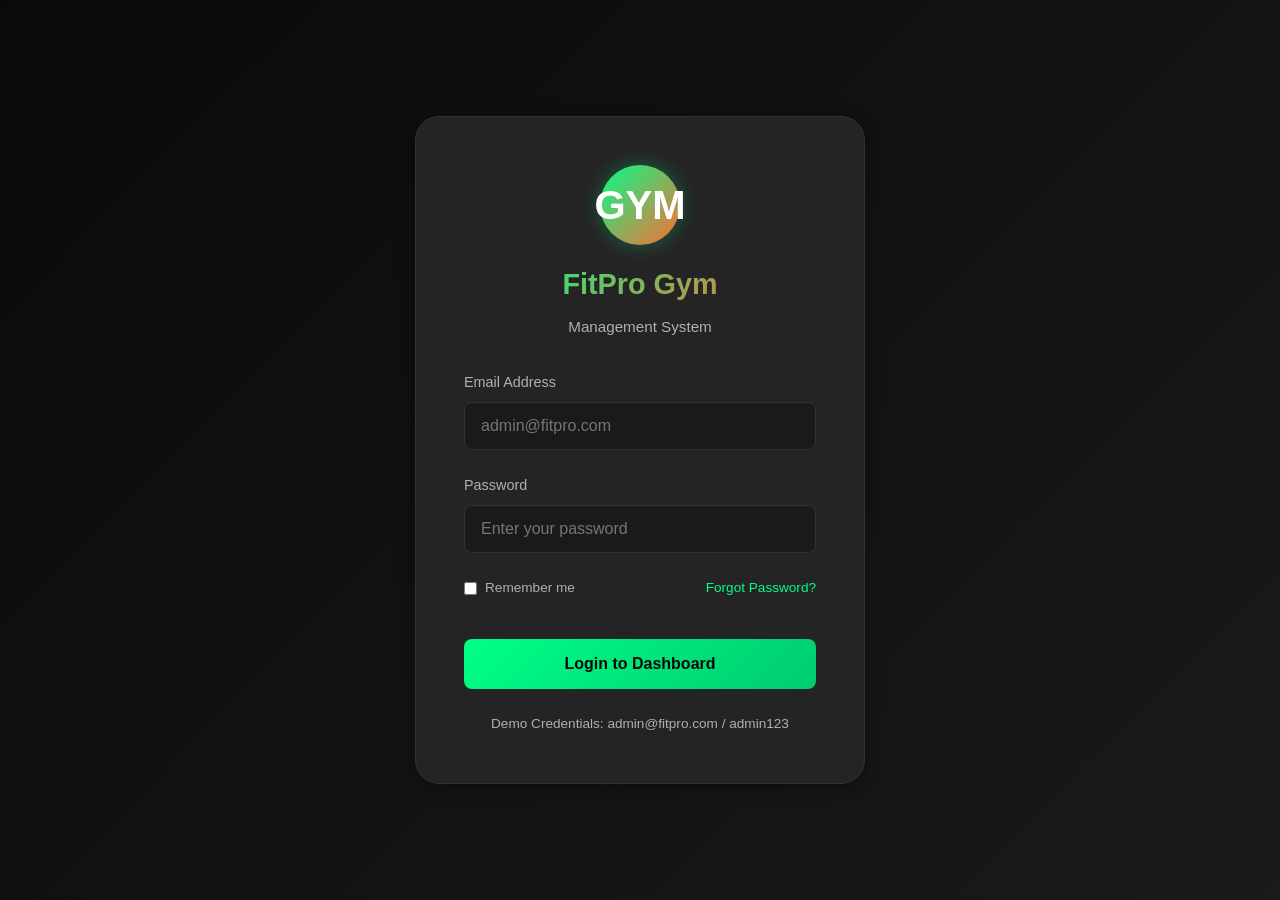
<file: Gym Managment System/index.html>
<!DOCTYPE html>
<html lang="en">
<head>
    <meta charset="UTF-8">
    <meta name="viewport" content="width=device-width, initial-scale=1.0">
    <title>Login - Gym Management System</title>
    <!-- Link to main stylesheet -->
    <link rel="stylesheet" href="styles/main.css">
</head>
<body>
    <!-- ============================================
         LOGIN PAGE
         University Project - Interface Only
         ============================================ -->
    
    <div class="login-container">
        <div class="login-box">
            <!-- Gym Logo Section -->
            <div class="login-logo">
                <div class="logo-icon">GYM</div>
                <h1>FitPro Gym</h1>
                <p>Management System</p>
            </div>

            <!-- Login Form (UI Only - No Backend) -->
            <form class="login-form" action="dashboard.html">
                <!-- Email Input Group -->
                <div class="form-group">
                    <label for="email">Email Address</label>
                    <input 
                        type="email" 
                        id="email" 
                        name="email" 
                        placeholder="admin@fitpro.com"
                        required
                    >
                </div>

                <!-- Password Input Group -->
                <div class="form-group">
                    <label for="password">Password</label>
                    <input 
                        type="password" 
                        id="password" 
                        name="password" 
                        placeholder="Enter your password"
                        required
                    >
                </div>

                <!-- Remember Me & Forgot Password Options -->
                <div class="form-options">
                    <label class="remember-me">
                        <input type="checkbox" name="remember">
                        <span>Remember me</span>
                    </label>
                    <a href="#" class="forgot-password">Forgot Password?</a>
                </div>

                <!-- Login Button -->
                <button type="submit" class="login-btn">
                    Login to Dashboard
                </button>
            </form>

            <!-- Additional Login Info -->
            <p style="text-align: center; margin-top: 1.5rem; color: var(--text-secondary); font-size: 0.85rem;">
                Demo Credentials: admin@fitpro.com / admin123
            </p>
        </div>
    </div>

    <!-- ============================================
         NOTE: This is a UI prototype only.
         No JavaScript or backend functionality is implemented.
         Clicking "Login" will navigate to dashboard.html
         ============================================ -->
</body>
</html>
</file>
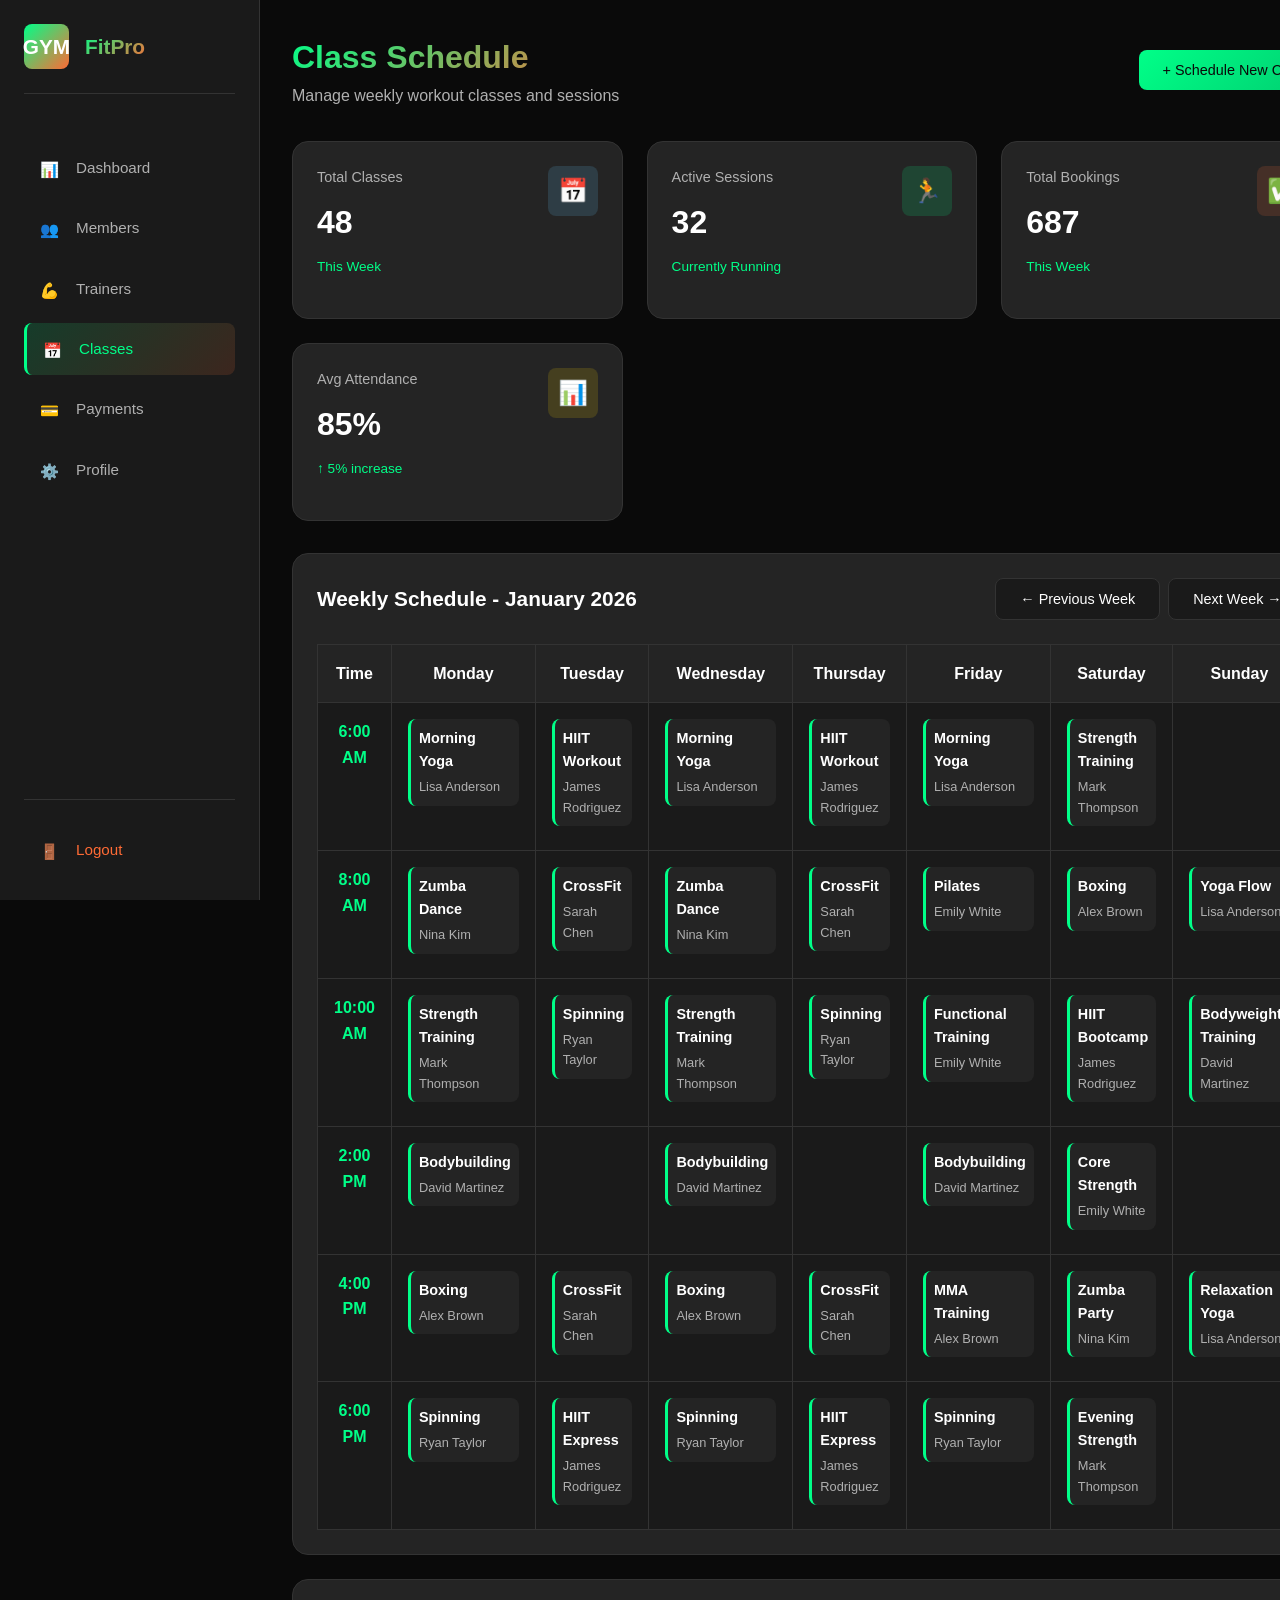
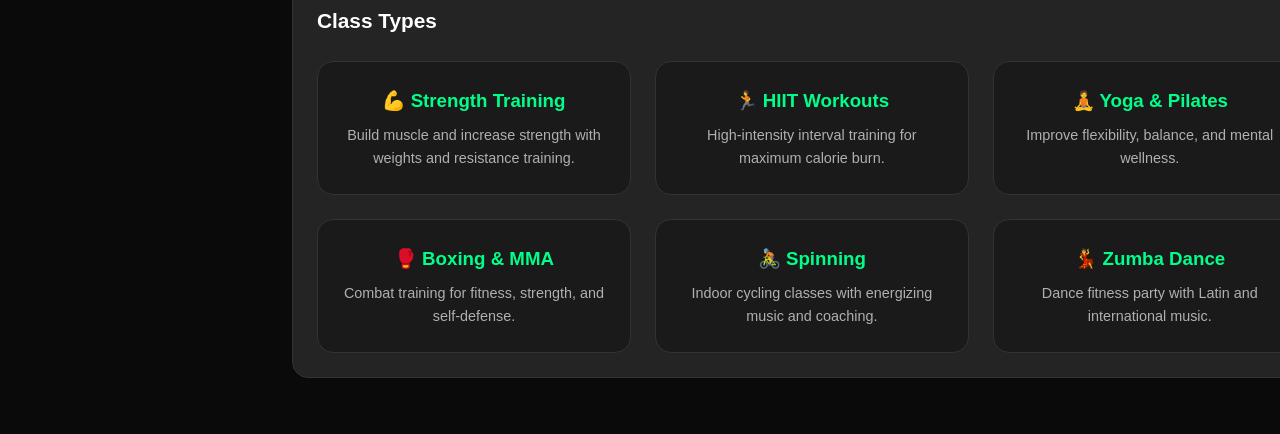
<file: Gym Managment System/classes.html>
<!DOCTYPE html>
<html lang="en">
<head>
    <meta charset="UTF-8">
    <meta name="viewport" content="width=device-width, initial-scale=1.0">
    <title>Class Schedule - Gym Management System</title>
    <link rel="stylesheet" href="styles/main.css">
</head>
<body>
    <!-- ============================================
         CLASS SCHEDULE PAGE
         University Project - Interface Only
         ============================================ -->
    
    <div class="dashboard-layout">
        <!-- Sidebar Navigation -->
        <aside class="sidebar">
            <div class="sidebar-logo">
                <div class="sidebar-logo-icon">GYM</div>
                <h2>FitPro</h2>
            </div>

            <nav class="nav-menu">
                <a href="dashboard.html" class="nav-item">
                    <span class="nav-icon">📊</span>
                    <span>Dashboard</span>
                </a>

                <a href="members.html" class="nav-item">
                    <span class="nav-icon">👥</span>
                    <span>Members</span>
                </a>

                <a href="trainers.html" class="nav-item">
                    <span class="nav-icon">💪</span>
                    <span>Trainers</span>
                </a>

                <!-- Active Page: Classes -->
                <a href="classes.html" class="nav-item active">
                    <span class="nav-icon">📅</span>
                    <span>Classes</span>
                </a>

                <a href="payments.html" class="nav-item">
                    <span class="nav-icon">💳</span>
                    <span>Payments</span>
                </a>

                <a href="profile.html" class="nav-item">
                    <span class="nav-icon">⚙️</span>
                    <span>Profile</span>
                </a>
            </nav>

            <div class="logout-section">
                <a href="index.html" class="nav-item logout">
                    <span class="nav-icon">🚪</span>
                    <span>Logout</span>
                </a>
            </div>
        </aside>

        <!-- Main Content Area -->
        <main class="main-content">
            <!-- Page Header -->
            <header class="page-header">
                <div>
                    <h1>Class Schedule</h1>
                    <p style="color: var(--text-secondary);">Manage weekly workout classes and sessions</p>
                </div>
                
                <div class="header-actions">
                    <!-- Add New Class Button (UI Only) -->
                    <button class="btn btn-primary">+ Schedule New Class</button>
                </div>
            </header>

            <!-- Class Statistics Cards -->
            <div class="stats-grid">
                <div class="stat-card plans">
                    <div class="stat-header">
                        <div>
                            <div class="stat-label">Total Classes</div>
                            <div class="stat-value">48</div>
                            <div class="stat-change">This Week</div>
                        </div>
                        <div class="stat-icon">📅</div>
                    </div>
                </div>

                <div class="stat-card members">
                    <div class="stat-header">
                        <div>
                            <div class="stat-label">Active Sessions</div>
                            <div class="stat-value">32</div>
                            <div class="stat-change">Currently Running</div>
                        </div>
                        <div class="stat-icon">🏃</div>
                    </div>
                </div>

                <div class="stat-card trainers">
                    <div class="stat-header">
                        <div>
                            <div class="stat-label">Total Bookings</div>
                            <div class="stat-value">687</div>
                            <div class="stat-change">This Week</div>
                        </div>
                        <div class="stat-icon">✅</div>
                    </div>
                </div>

                <div class="stat-card revenue">
                    <div class="stat-header">
                        <div>
                            <div class="stat-label">Avg Attendance</div>
                            <div class="stat-value">85%</div>
                            <div class="stat-change">↑ 5% increase</div>
                        </div>
                        <div class="stat-icon">📊</div>
                    </div>
                </div>
            </div>

            <!-- Weekly Schedule Section -->
            <div class="content-section">
                <div class="section-header">
                    <h2>Weekly Schedule - January 2026</h2>
                    <div style="display: flex; gap: 0.5rem;">
                        <button class="btn btn-secondary">← Previous Week</button>
                        <button class="btn btn-secondary">Next Week →</button>
                    </div>
                </div>

                <!-- Schedule Table -->
                <div class="table-container">
                    <table class="schedule-table">
                        <thead>
                            <tr>
                                <th style="width: 100px;">Time</th>
                                <th>Monday</th>
                                <th>Tuesday</th>
                                <th>Wednesday</th>
                                <th>Thursday</th>
                                <th>Friday</th>
                                <th>Saturday</th>
                                <th>Sunday</th>
                            </tr>
                        </thead>
                        <tbody>
                            <!-- 6:00 AM Time Slot -->
                            <tr>
                                <td class="time-slot">6:00 AM</td>
                                <td>
                                    <div class="class-slot">
                                        <div class="class-name">Morning Yoga</div>
                                        <div class="class-trainer">Lisa Anderson</div>
                                    </div>
                                </td>
                                <td>
                                    <div class="class-slot">
                                        <div class="class-name">HIIT Workout</div>
                                        <div class="class-trainer">James Rodriguez</div>
                                    </div>
                                </td>
                                <td>
                                    <div class="class-slot">
                                        <div class="class-name">Morning Yoga</div>
                                        <div class="class-trainer">Lisa Anderson</div>
                                    </div>
                                </td>
                                <td>
                                    <div class="class-slot">
                                        <div class="class-name">HIIT Workout</div>
                                        <div class="class-trainer">James Rodriguez</div>
                                    </div>
                                </td>
                                <td>
                                    <div class="class-slot">
                                        <div class="class-name">Morning Yoga</div>
                                        <div class="class-trainer">Lisa Anderson</div>
                                    </div>
                                </td>
                                <td>
                                    <div class="class-slot">
                                        <div class="class-name">Strength Training</div>
                                        <div class="class-trainer">Mark Thompson</div>
                                    </div>
                                </td>
                                <td></td>
                            </tr>

                            <!-- 8:00 AM Time Slot -->
                            <tr>
                                <td class="time-slot">8:00 AM</td>
                                <td>
                                    <div class="class-slot">
                                        <div class="class-name">Zumba Dance</div>
                                        <div class="class-trainer">Nina Kim</div>
                                    </div>
                                </td>
                                <td>
                                    <div class="class-slot">
                                        <div class="class-name">CrossFit</div>
                                        <div class="class-trainer">Sarah Chen</div>
                                    </div>
                                </td>
                                <td>
                                    <div class="class-slot">
                                        <div class="class-name">Zumba Dance</div>
                                        <div class="class-trainer">Nina Kim</div>
                                    </div>
                                </td>
                                <td>
                                    <div class="class-slot">
                                        <div class="class-name">CrossFit</div>
                                        <div class="class-trainer">Sarah Chen</div>
                                    </div>
                                </td>
                                <td>
                                    <div class="class-slot">
                                        <div class="class-name">Pilates</div>
                                        <div class="class-trainer">Emily White</div>
                                    </div>
                                </td>
                                <td>
                                    <div class="class-slot">
                                        <div class="class-name">Boxing</div>
                                        <div class="class-trainer">Alex Brown</div>
                                    </div>
                                </td>
                                <td>
                                    <div class="class-slot">
                                        <div class="class-name">Yoga Flow</div>
                                        <div class="class-trainer">Lisa Anderson</div>
                                    </div>
                                </td>
                            </tr>

                            <!-- 10:00 AM Time Slot -->
                            <tr>
                                <td class="time-slot">10:00 AM</td>
                                <td>
                                    <div class="class-slot">
                                        <div class="class-name">Strength Training</div>
                                        <div class="class-trainer">Mark Thompson</div>
                                    </div>
                                </td>
                                <td>
                                    <div class="class-slot">
                                        <div class="class-name">Spinning</div>
                                        <div class="class-trainer">Ryan Taylor</div>
                                    </div>
                                </td>
                                <td>
                                    <div class="class-slot">
                                        <div class="class-name">Strength Training</div>
                                        <div class="class-trainer">Mark Thompson</div>
                                    </div>
                                </td>
                                <td>
                                    <div class="class-slot">
                                        <div class="class-name">Spinning</div>
                                        <div class="class-trainer">Ryan Taylor</div>
                                    </div>
                                </td>
                                <td>
                                    <div class="class-slot">
                                        <div class="class-name">Functional Training</div>
                                        <div class="class-trainer">Emily White</div>
                                    </div>
                                </td>
                                <td>
                                    <div class="class-slot">
                                        <div class="class-name">HIIT Bootcamp</div>
                                        <div class="class-trainer">James Rodriguez</div>
                                    </div>
                                </td>
                                <td>
                                    <div class="class-slot">
                                        <div class="class-name">Bodyweight Training</div>
                                        <div class="class-trainer">David Martinez</div>
                                    </div>
                                </td>
                            </tr>

                            <!-- 2:00 PM Time Slot -->
                            <tr>
                                <td class="time-slot">2:00 PM</td>
                                <td>
                                    <div class="class-slot">
                                        <div class="class-name">Bodybuilding</div>
                                        <div class="class-trainer">David Martinez</div>
                                    </div>
                                </td>
                                <td></td>
                                <td>
                                    <div class="class-slot">
                                        <div class="class-name">Bodybuilding</div>
                                        <div class="class-trainer">David Martinez</div>
                                    </div>
                                </td>
                                <td></td>
                                <td>
                                    <div class="class-slot">
                                        <div class="class-name">Bodybuilding</div>
                                        <div class="class-trainer">David Martinez</div>
                                    </div>
                                </td>
                                <td>
                                    <div class="class-slot">
                                        <div class="class-name">Core Strength</div>
                                        <div class="class-trainer">Emily White</div>
                                    </div>
                                </td>
                                <td></td>
                            </tr>

                            <!-- 4:00 PM Time Slot -->
                            <tr>
                                <td class="time-slot">4:00 PM</td>
                                <td>
                                    <div class="class-slot">
                                        <div class="class-name">Boxing</div>
                                        <div class="class-trainer">Alex Brown</div>
                                    </div>
                                </td>
                                <td>
                                    <div class="class-slot">
                                        <div class="class-name">CrossFit</div>
                                        <div class="class-trainer">Sarah Chen</div>
                                    </div>
                                </td>
                                <td>
                                    <div class="class-slot">
                                        <div class="class-name">Boxing</div>
                                        <div class="class-trainer">Alex Brown</div>
                                    </div>
                                </td>
                                <td>
                                    <div class="class-slot">
                                        <div class="class-name">CrossFit</div>
                                        <div class="class-trainer">Sarah Chen</div>
                                    </div>
                                </td>
                                <td>
                                    <div class="class-slot">
                                        <div class="class-name">MMA Training</div>
                                        <div class="class-trainer">Alex Brown</div>
                                    </div>
                                </td>
                                <td>
                                    <div class="class-slot">
                                        <div class="class-name">Zumba Party</div>
                                        <div class="class-trainer">Nina Kim</div>
                                    </div>
                                </td>
                                <td>
                                    <div class="class-slot">
                                        <div class="class-name">Relaxation Yoga</div>
                                        <div class="class-trainer">Lisa Anderson</div>
                                    </div>
                                </td>
                            </tr>

                            <!-- 6:00 PM Time Slot -->
                            <tr>
                                <td class="time-slot">6:00 PM</td>
                                <td>
                                    <div class="class-slot">
                                        <div class="class-name">Spinning</div>
                                        <div class="class-trainer">Ryan Taylor</div>
                                    </div>
                                </td>
                                <td>
                                    <div class="class-slot">
                                        <div class="class-name">HIIT Express</div>
                                        <div class="class-trainer">James Rodriguez</div>
                                    </div>
                                </td>
                                <td>
                                    <div class="class-slot">
                                        <div class="class-name">Spinning</div>
                                        <div class="class-trainer">Ryan Taylor</div>
                                    </div>
                                </td>
                                <td>
                                    <div class="class-slot">
                                        <div class="class-name">HIIT Express</div>
                                        <div class="class-trainer">James Rodriguez</div>
                                    </div>
                                </td>
                                <td>
                                    <div class="class-slot">
                                        <div class="class-name">Spinning</div>
                                        <div class="class-trainer">Ryan Taylor</div>
                                    </div>
                                </td>
                                <td>
                                    <div class="class-slot">
                                        <div class="class-name">Evening Strength</div>
                                        <div class="class-trainer">Mark Thompson</div>
                                    </div>
                                </td>
                                <td></td>
                            </tr>
                        </tbody>
                    </table>
                </div>
            </div>

            <!-- Class Types Legend -->
            <div class="content-section">
                <div class="section-header">
                    <h2>Class Types</h2>
                </div>
                
                <div class="trainers-grid">
                    <div class="trainer-card">
                        <h3 style="color: var(--neon-green);">💪 Strength Training</h3>
                        <p style="color: var(--text-secondary); font-size: 0.9rem; margin-top: 0.5rem;">
                            Build muscle and increase strength with weights and resistance training.
                        </p>
                    </div>

                    <div class="trainer-card">
                        <h3 style="color: var(--neon-green);">🏃 HIIT Workouts</h3>
                        <p style="color: var(--text-secondary); font-size: 0.9rem; margin-top: 0.5rem;">
                            High-intensity interval training for maximum calorie burn.
                        </p>
                    </div>

                    <div class="trainer-card">
                        <h3 style="color: var(--neon-green);">🧘 Yoga & Pilates</h3>
                        <p style="color: var(--text-secondary); font-size: 0.9rem; margin-top: 0.5rem;">
                            Improve flexibility, balance, and mental wellness.
                        </p>
                    </div>

                    <div class="trainer-card">
                        <h3 style="color: var(--neon-green);">🥊 Boxing & MMA</h3>
                        <p style="color: var(--text-secondary); font-size: 0.9rem; margin-top: 0.5rem;">
                            Combat training for fitness, strength, and self-defense.
                        </p>
                    </div>

                    <div class="trainer-card">
                        <h3 style="color: var(--neon-green);">🚴 Spinning</h3>
                        <p style="color: var(--text-secondary); font-size: 0.9rem; margin-top: 0.5rem;">
                            Indoor cycling classes with energizing music and coaching.
                        </p>
                    </div>

                    <div class="trainer-card">
                        <h3 style="color: var(--neon-green);">💃 Zumba Dance</h3>
                        <p style="color: var(--text-secondary); font-size: 0.9rem; margin-top: 0.5rem;">
                            Dance fitness party with Latin and international music.
                        </p>
                    </div>
                </div>
            </div>
        </main>
    </div>

    <!-- ============================================
         NOTE: This is a UI prototype only.
         All schedule data is static for display.
         No booking or scheduling functionality.
         ============================================ -->
</body>
</html>
</file>
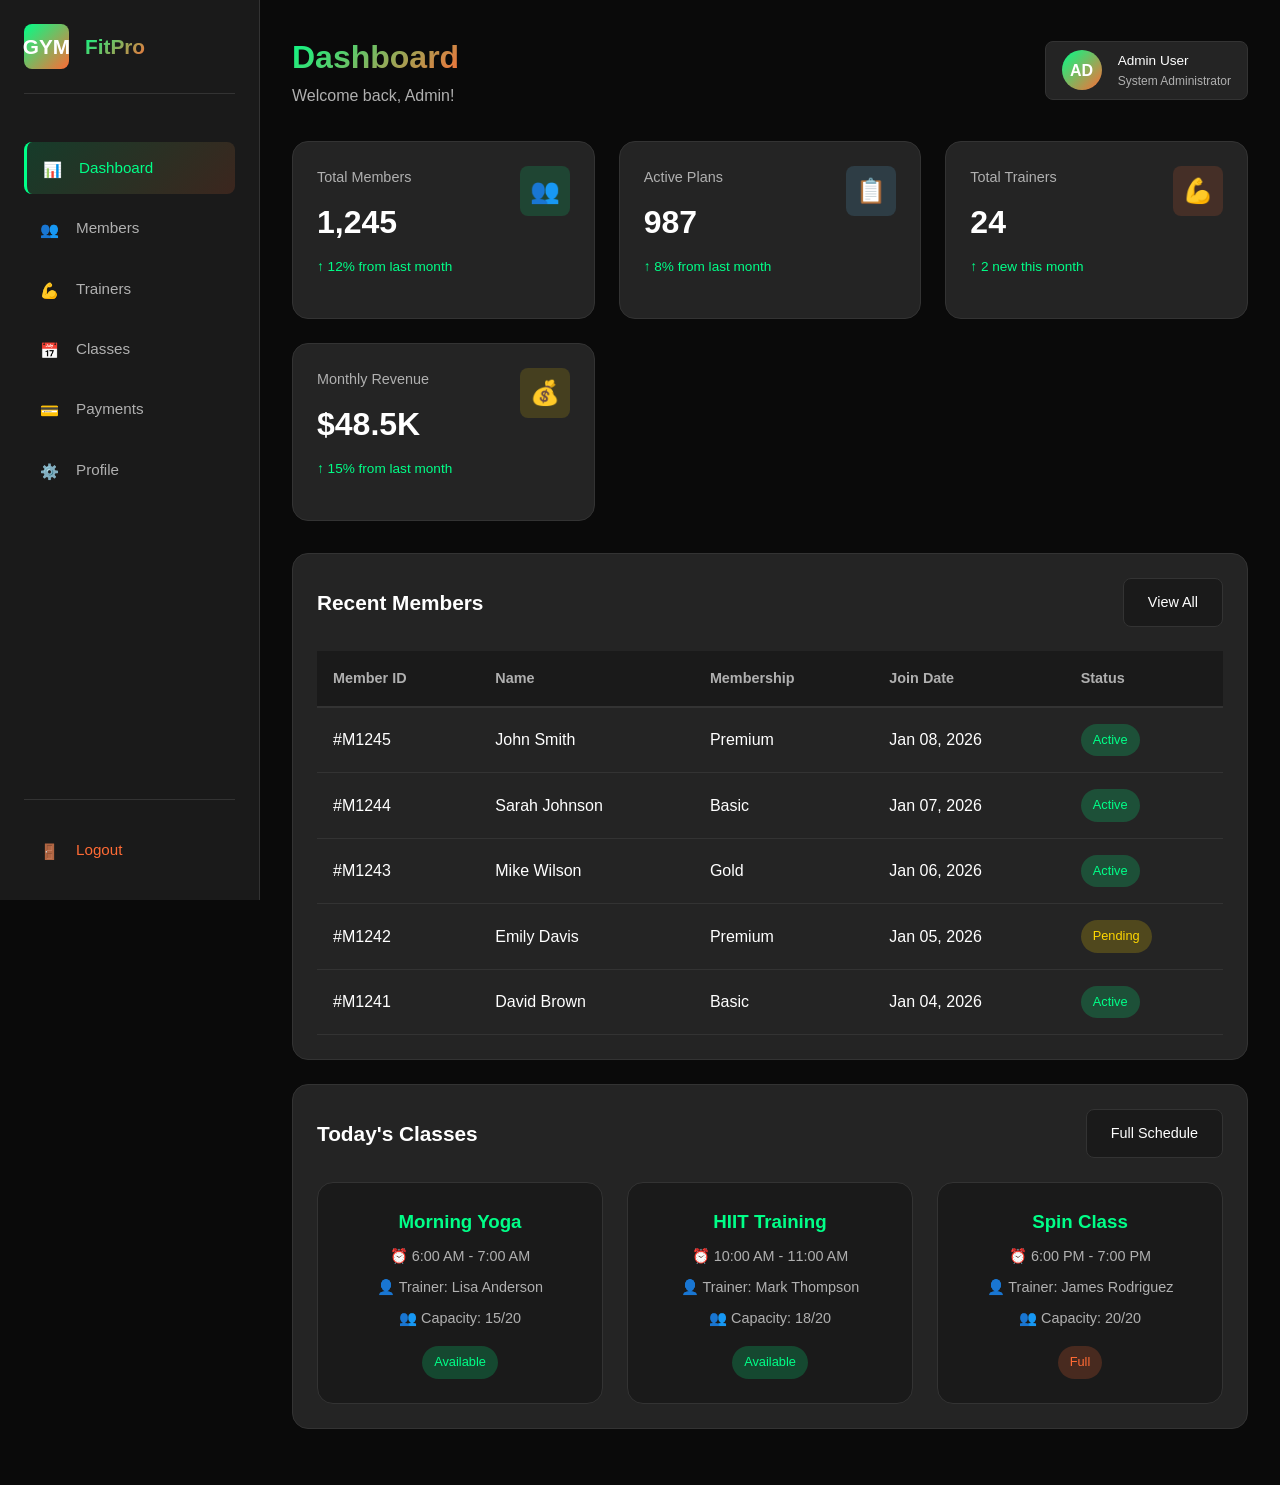
<file: Gym Managment System/dashboard.html>
<!DOCTYPE html>
<html lang="en">
<head>
    <meta charset="UTF-8">
    <meta name="viewport" content="width=device-width, initial-scale=1.0">
    <title>Dashboard - Gym Management System</title>
    <link rel="stylesheet" href="styles/main.css">
</head>
<body>
    <!-- ============================================
         DASHBOARD PAGE
         University Project - Interface Only
         ============================================ -->
    
    <div class="dashboard-layout">
        <!-- Sidebar Navigation -->
        <aside class="sidebar">
            <!-- Logo Section -->
            <div class="sidebar-logo">
                <div class="sidebar-logo-icon">GYM</div>
                <h2>FitPro</h2>
            </div>

            <!-- Navigation Menu -->
            <nav class="nav-menu">
                <!-- Active Page: Dashboard -->
                <a href="dashboard.html" class="nav-item active">
                    <span class="nav-icon">📊</span>
                    <span>Dashboard</span>
                </a>

                <!-- Members Page Link -->
                <a href="members.html" class="nav-item">
                    <span class="nav-icon">👥</span>
                    <span>Members</span>
                </a>

                <!-- Trainers Page Link -->
                <a href="trainers.html" class="nav-item">
                    <span class="nav-icon">💪</span>
                    <span>Trainers</span>
                </a>

                <!-- Classes Page Link -->
                <a href="classes.html" class="nav-item">
                    <span class="nav-icon">📅</span>
                    <span>Classes</span>
                </a>

                <!-- Payments Page Link -->
                <a href="payments.html" class="nav-item">
                    <span class="nav-icon">💳</span>
                    <span>Payments</span>
                </a>

                <!-- Profile Page Link -->
                <a href="profile.html" class="nav-item">
                    <span class="nav-icon">⚙️</span>
                    <span>Profile</span>
                </a>
            </nav>

            <!-- Logout Section -->
            <div class="logout-section">
                <a href="index.html" class="nav-item logout">
                    <span class="nav-icon">🚪</span>
                    <span>Logout</span>
                </a>
            </div>
        </aside>

        <!-- Main Content Area -->
        <main class="main-content">
            <!-- Page Header -->
            <header class="page-header">
                <div>
                    <h1>Dashboard</h1>
                    <p style="color: var(--text-secondary);">Welcome back, Admin!</p>
                </div>
                
                <!-- User Info Display -->
                <div class="header-actions">
                    <div class="user-info">
                        <div class="user-avatar">AD</div>
                        <div class="user-details">
                            <span>Admin User</span>
                            <span class="user-role">System Administrator</span>
                        </div>
                    </div>
                </div>
            </header>

            <!-- Statistics Cards Grid -->
            <div class="stats-grid">
                <!-- Total Members Card -->
                <div class="stat-card members">
                    <div class="stat-header">
                        <div>
                            <div class="stat-label">Total Members</div>
                            <div class="stat-value">1,245</div>
                            <div class="stat-change">↑ 12% from last month</div>
                        </div>
                        <div class="stat-icon">👥</div>
                    </div>
                </div>

                <!-- Active Plans Card -->
                <div class="stat-card plans">
                    <div class="stat-header">
                        <div>
                            <div class="stat-label">Active Plans</div>
                            <div class="stat-value">987</div>
                            <div class="stat-change">↑ 8% from last month</div>
                        </div>
                        <div class="stat-icon">📋</div>
                    </div>
                </div>

                <!-- Total Trainers Card -->
                <div class="stat-card trainers">
                    <div class="stat-header">
                        <div>
                            <div class="stat-label">Total Trainers</div>
                            <div class="stat-value">24</div>
                            <div class="stat-change">↑ 2 new this month</div>
                        </div>
                        <div class="stat-icon">💪</div>
                    </div>
                </div>

                <!-- Monthly Revenue Card -->
                <div class="stat-card revenue">
                    <div class="stat-header">
                        <div>
                            <div class="stat-label">Monthly Revenue</div>
                            <div class="stat-value">$48.5K</div>
                            <div class="stat-change">↑ 15% from last month</div>
                        </div>
                        <div class="stat-icon">💰</div>
                    </div>
                </div>
            </div>

            <!-- Recent Members Section -->
            <div class="content-section">
                <div class="section-header">
                    <h2>Recent Members</h2>
                    <a href="members.html" class="btn btn-secondary">View All</a>
                </div>

                <!-- Recent Members Table -->
                <div class="table-container">
                    <table class="data-table">
                        <thead>
                            <tr>
                                <th>Member ID</th>
                                <th>Name</th>
                                <th>Membership</th>
                                <th>Join Date</th>
                                <th>Status</th>
                            </tr>
                        </thead>
                        <tbody>
                            <tr>
                                <td>#M1245</td>
                                <td>John Smith</td>
                                <td>Premium</td>
                                <td>Jan 08, 2026</td>
                                <td><span class="status-badge status-active">Active</span></td>
                            </tr>
                            <tr>
                                <td>#M1244</td>
                                <td>Sarah Johnson</td>
                                <td>Basic</td>
                                <td>Jan 07, 2026</td>
                                <td><span class="status-badge status-active">Active</span></td>
                            </tr>
                            <tr>
                                <td>#M1243</td>
                                <td>Mike Wilson</td>
                                <td>Gold</td>
                                <td>Jan 06, 2026</td>
                                <td><span class="status-badge status-active">Active</span></td>
                            </tr>
                            <tr>
                                <td>#M1242</td>
                                <td>Emily Davis</td>
                                <td>Premium</td>
                                <td>Jan 05, 2026</td>
                                <td><span class="status-badge status-pending">Pending</span></td>
                            </tr>
                            <tr>
                                <td>#M1241</td>
                                <td>David Brown</td>
                                <td>Basic</td>
                                <td>Jan 04, 2026</td>
                                <td><span class="status-badge status-active">Active</span></td>
                            </tr>
                        </tbody>
                    </table>
                </div>
            </div>

            <!-- Today's Classes Section -->
            <div class="content-section">
                <div class="section-header">
                    <h2>Today's Classes</h2>
                    <a href="classes.html" class="btn btn-secondary">Full Schedule</a>
                </div>

                <!-- Today's Classes Grid -->
                <div class="trainers-grid">
                    <!-- Morning Yoga Class -->
                    <div class="trainer-card">
                        <h3 style="color: var(--neon-green); margin-bottom: 0.5rem;">Morning Yoga</h3>
                        <div style="display: flex; flex-direction: column; gap: 0.5rem; margin-bottom: 1rem;">
                            <div style="color: var(--text-secondary); font-size: 0.9rem;">
                                ⏰ 6:00 AM - 7:00 AM
                            </div>
                            <div style="color: var(--text-secondary); font-size: 0.9rem;">
                                👤 Trainer: Lisa Anderson
                            </div>
                            <div style="color: var(--text-secondary); font-size: 0.9rem;">
                                👥 Capacity: 15/20
                            </div>
                        </div>
                        <span class="status-badge status-active">Available</span>
                    </div>

                    <!-- HIIT Training Class -->
                    <div class="trainer-card">
                        <h3 style="color: var(--neon-green); margin-bottom: 0.5rem;">HIIT Training</h3>
                        <div style="display: flex; flex-direction: column; gap: 0.5rem; margin-bottom: 1rem;">
                            <div style="color: var(--text-secondary); font-size: 0.9rem;">
                                ⏰ 10:00 AM - 11:00 AM
                            </div>
                            <div style="color: var(--text-secondary); font-size: 0.9rem;">
                                👤 Trainer: Mark Thompson
                            </div>
                            <div style="color: var(--text-secondary); font-size: 0.9rem;">
                                👥 Capacity: 18/20
                            </div>
                        </div>
                        <span class="status-badge status-active">Available</span>
                    </div>

                    <!-- Spin Class -->
                    <div class="trainer-card">
                        <h3 style="color: var(--neon-green); margin-bottom: 0.5rem;">Spin Class</h3>
                        <div style="display: flex; flex-direction: column; gap: 0.5rem; margin-bottom: 1rem;">
                            <div style="color: var(--text-secondary); font-size: 0.9rem;">
                                ⏰ 6:00 PM - 7:00 PM
                            </div>
                            <div style="color: var(--text-secondary); font-size: 0.9rem;">
                                👤 Trainer: James Rodriguez
                            </div>
                            <div style="color: var(--text-secondary); font-size: 0.9rem;">
                                👥 Capacity: 20/20
                            </div>
                        </div>
                        <span class="status-badge status-inactive">Full</span>
                    </div>
                </div>
            </div>
        </main>
    </div>

    <!-- ============================================
         NOTE: This is a UI prototype only.
         All data is static and for display purposes.
         No backend functionality is implemented.
         ============================================ -->
</body>
</html>
</file>
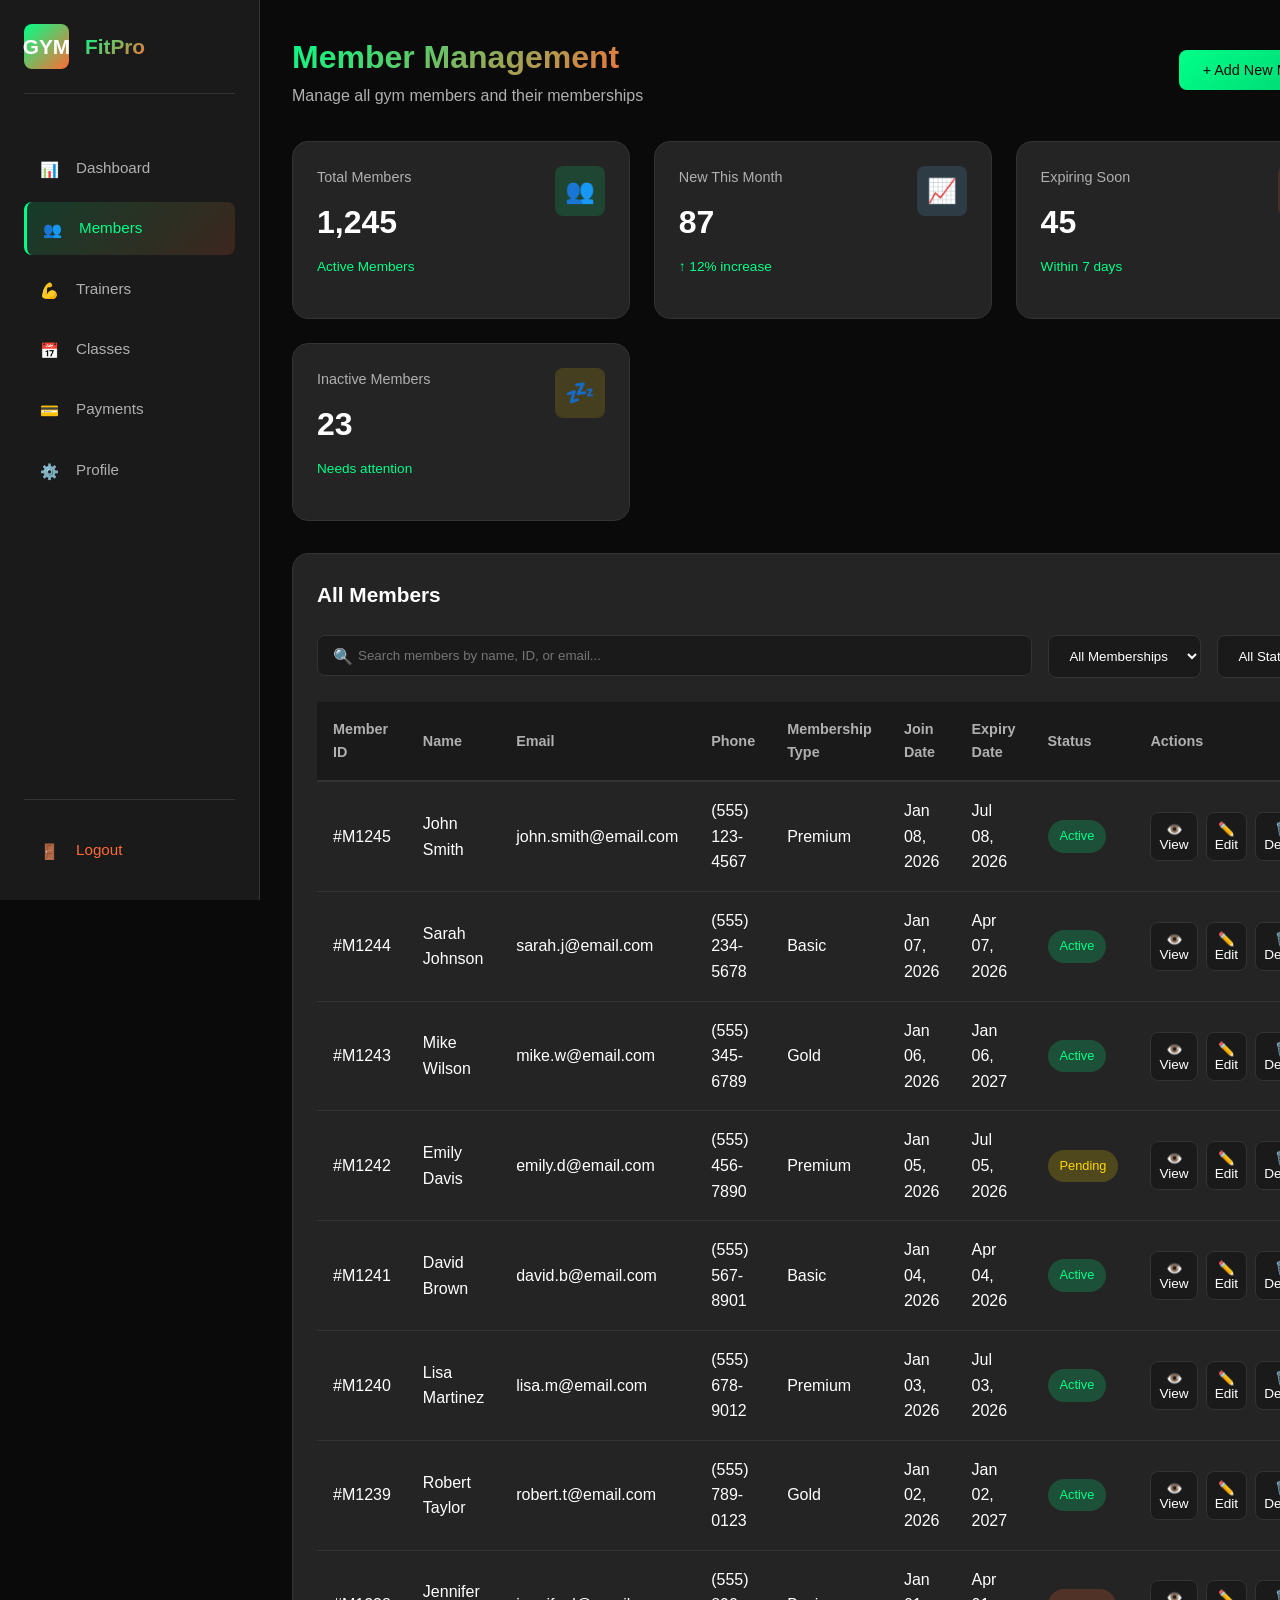
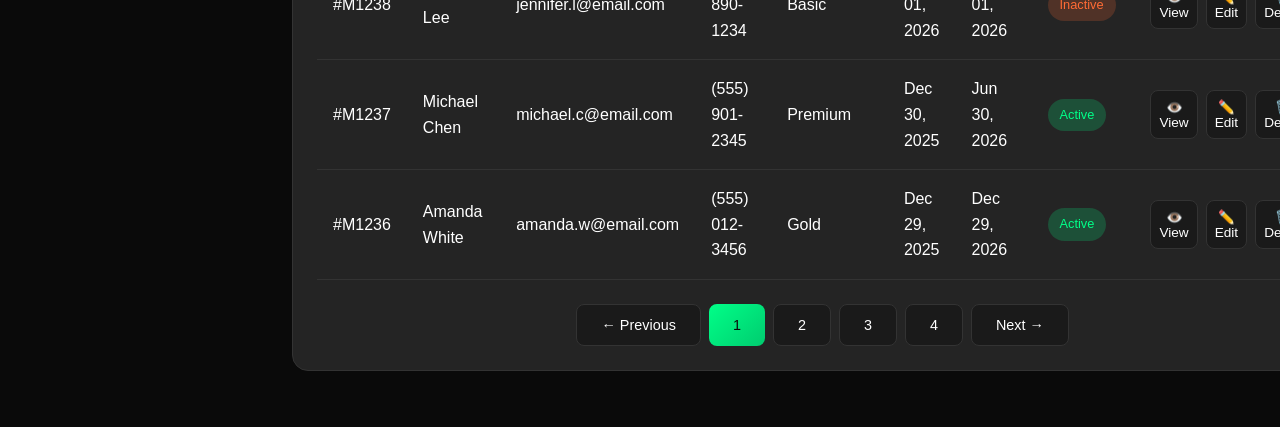
<file: Gym Managment System/members.html>
<!DOCTYPE html>
<html lang="en">
<head>
    <meta charset="UTF-8">
    <meta name="viewport" content="width=device-width, initial-scale=1.0">
    <title>Members - Gym Management System</title>
    <link rel="stylesheet" href="styles/main.css">
</head>
<body>
    <!-- ============================================
         MEMBER MANAGEMENT PAGE
         University Project - Interface Only
         ============================================ -->
    
    <div class="dashboard-layout">
        <!-- Sidebar Navigation (Same as Dashboard) -->
        <aside class="sidebar">
            <div class="sidebar-logo">
                <div class="sidebar-logo-icon">GYM</div>
                <h2>FitPro</h2>
            </div>

            <nav class="nav-menu">
                <a href="dashboard.html" class="nav-item">
                    <span class="nav-icon">📊</span>
                    <span>Dashboard</span>
                </a>

                <!-- Active Page: Members -->
                <a href="members.html" class="nav-item active">
                    <span class="nav-icon">👥</span>
                    <span>Members</span>
                </a>

                <a href="trainers.html" class="nav-item">
                    <span class="nav-icon">💪</span>
                    <span>Trainers</span>
                </a>

                <a href="classes.html" class="nav-item">
                    <span class="nav-icon">📅</span>
                    <span>Classes</span>
                </a>

                <a href="payments.html" class="nav-item">
                    <span class="nav-icon">💳</span>
                    <span>Payments</span>
                </a>

                <a href="profile.html" class="nav-item">
                    <span class="nav-icon">⚙️</span>
                    <span>Profile</span>
                </a>
            </nav>

            <div class="logout-section">
                <a href="index.html" class="nav-item logout">
                    <span class="nav-icon">🚪</span>
                    <span>Logout</span>
                </a>
            </div>
        </aside>

        <!-- Main Content Area -->
        <main class="main-content">
            <!-- Page Header -->
            <header class="page-header">
                <div>
                    <h1>Member Management</h1>
                    <p style="color: var(--text-secondary);">Manage all gym members and their memberships</p>
                </div>
                
                <div class="header-actions">
                    <!-- Add New Member Button (UI Only) -->
                    <button class="btn btn-primary">+ Add New Member</button>
                </div>
            </header>

            <!-- Member Statistics Cards -->
            <div class="stats-grid">
                <div class="stat-card members">
                    <div class="stat-header">
                        <div>
                            <div class="stat-label">Total Members</div>
                            <div class="stat-value">1,245</div>
                            <div class="stat-change">Active Members</div>
                        </div>
                        <div class="stat-icon">👥</div>
                    </div>
                </div>

                <div class="stat-card plans">
                    <div class="stat-header">
                        <div>
                            <div class="stat-label">New This Month</div>
                            <div class="stat-value">87</div>
                            <div class="stat-change">↑ 12% increase</div>
                        </div>
                        <div class="stat-icon">📈</div>
                    </div>
                </div>

                <div class="stat-card trainers">
                    <div class="stat-header">
                        <div>
                            <div class="stat-label">Expiring Soon</div>
                            <div class="stat-value">45</div>
                            <div class="stat-change">Within 7 days</div>
                        </div>
                        <div class="stat-icon">⚠️</div>
                    </div>
                </div>

                <div class="stat-card revenue">
                    <div class="stat-header">
                        <div>
                            <div class="stat-label">Inactive Members</div>
                            <div class="stat-value">23</div>
                            <div class="stat-change">Needs attention</div>
                        </div>
                        <div class="stat-icon">💤</div>
                    </div>
                </div>
            </div>

            <!-- Members List Section -->
            <div class="content-section">
                <div class="section-header">
                    <h2>All Members</h2>
                </div>

                <!-- Search and Filter Bar -->
                <div class="search-filter-bar">
                    <div class="search-box">
                        <span class="search-icon">🔍</span>
                        <input type="text" placeholder="Search members by name, ID, or email...">
                    </div>
                    
                    <select class="filter-select">
                        <option>All Memberships</option>
                        <option>Basic</option>
                        <option>Premium</option>
                        <option>Gold</option>
                    </select>

                    <select class="filter-select">
                        <option>All Status</option>
                        <option>Active</option>
                        <option>Inactive</option>
                        <option>Pending</option>
                    </select>
                </div>

                <!-- Members Data Table -->
                <div class="table-container">
                    <table class="data-table">
                        <thead>
                            <tr>
                                <th>Member ID</th>
                                <th>Name</th>
                                <th>Email</th>
                                <th>Phone</th>
                                <th>Membership Type</th>
                                <th>Join Date</th>
                                <th>Expiry Date</th>
                                <th>Status</th>
                                <th>Actions</th>
                            </tr>
                        </thead>
                        <tbody>
                            <!-- Member Row 1 -->
                            <tr>
                                <td>#M1245</td>
                                <td>John Smith</td>
                                <td>john.smith@email.com</td>
                                <td>(555) 123-4567</td>
                                <td>Premium</td>
                                <td>Jan 08, 2026</td>
                                <td>Jul 08, 2026</td>
                                <td><span class="status-badge status-active">Active</span></td>
                                <td>
                                    <div class="table-actions">
                                        <button class="action-btn">👁️ View</button>
                                        <button class="action-btn">✏️ Edit</button>
                                        <button class="action-btn">🗑️ Delete</button>
                                    </div>
                                </td>
                            </tr>

                            <!-- Member Row 2 -->
                            <tr>
                                <td>#M1244</td>
                                <td>Sarah Johnson</td>
                                <td>sarah.j@email.com</td>
                                <td>(555) 234-5678</td>
                                <td>Basic</td>
                                <td>Jan 07, 2026</td>
                                <td>Apr 07, 2026</td>
                                <td><span class="status-badge status-active">Active</span></td>
                                <td>
                                    <div class="table-actions">
                                        <button class="action-btn">👁️ View</button>
                                        <button class="action-btn">✏️ Edit</button>
                                        <button class="action-btn">🗑️ Delete</button>
                                    </div>
                                </td>
                            </tr>

                            <!-- Member Row 3 -->
                            <tr>
                                <td>#M1243</td>
                                <td>Mike Wilson</td>
                                <td>mike.w@email.com</td>
                                <td>(555) 345-6789</td>
                                <td>Gold</td>
                                <td>Jan 06, 2026</td>
                                <td>Jan 06, 2027</td>
                                <td><span class="status-badge status-active">Active</span></td>
                                <td>
                                    <div class="table-actions">
                                        <button class="action-btn">👁️ View</button>
                                        <button class="action-btn">✏️ Edit</button>
                                        <button class="action-btn">🗑️ Delete</button>
                                    </div>
                                </td>
                            </tr>

                            <!-- Member Row 4 -->
                            <tr>
                                <td>#M1242</td>
                                <td>Emily Davis</td>
                                <td>emily.d@email.com</td>
                                <td>(555) 456-7890</td>
                                <td>Premium</td>
                                <td>Jan 05, 2026</td>
                                <td>Jul 05, 2026</td>
                                <td><span class="status-badge status-pending">Pending</span></td>
                                <td>
                                    <div class="table-actions">
                                        <button class="action-btn">👁️ View</button>
                                        <button class="action-btn">✏️ Edit</button>
                                        <button class="action-btn">🗑️ Delete</button>
                                    </div>
                                </td>
                            </tr>

                            <!-- Member Row 5 -->
                            <tr>
                                <td>#M1241</td>
                                <td>David Brown</td>
                                <td>david.b@email.com</td>
                                <td>(555) 567-8901</td>
                                <td>Basic</td>
                                <td>Jan 04, 2026</td>
                                <td>Apr 04, 2026</td>
                                <td><span class="status-badge status-active">Active</span></td>
                                <td>
                                    <div class="table-actions">
                                        <button class="action-btn">👁️ View</button>
                                        <button class="action-btn">✏️ Edit</button>
                                        <button class="action-btn">🗑️ Delete</button>
                                    </div>
                                </td>
                            </tr>

                            <!-- Member Row 6 -->
                            <tr>
                                <td>#M1240</td>
                                <td>Lisa Martinez</td>
                                <td>lisa.m@email.com</td>
                                <td>(555) 678-9012</td>
                                <td>Premium</td>
                                <td>Jan 03, 2026</td>
                                <td>Jul 03, 2026</td>
                                <td><span class="status-badge status-active">Active</span></td>
                                <td>
                                    <div class="table-actions">
                                        <button class="action-btn">👁️ View</button>
                                        <button class="action-btn">✏️ Edit</button>
                                        <button class="action-btn">🗑️ Delete</button>
                                    </div>
                                </td>
                            </tr>

                            <!-- Member Row 7 -->
                            <tr>
                                <td>#M1239</td>
                                <td>Robert Taylor</td>
                                <td>robert.t@email.com</td>
                                <td>(555) 789-0123</td>
                                <td>Gold</td>
                                <td>Jan 02, 2026</td>
                                <td>Jan 02, 2027</td>
                                <td><span class="status-badge status-active">Active</span></td>
                                <td>
                                    <div class="table-actions">
                                        <button class="action-btn">👁️ View</button>
                                        <button class="action-btn">✏️ Edit</button>
                                        <button class="action-btn">🗑️ Delete</button>
                                    </div>
                                </td>
                            </tr>

                            <!-- Member Row 8 -->
                            <tr>
                                <td>#M1238</td>
                                <td>Jennifer Lee</td>
                                <td>jennifer.l@email.com</td>
                                <td>(555) 890-1234</td>
                                <td>Basic</td>
                                <td>Jan 01, 2026</td>
                                <td>Apr 01, 2026</td>
                                <td><span class="status-badge status-inactive">Inactive</span></td>
                                <td>
                                    <div class="table-actions">
                                        <button class="action-btn">👁️ View</button>
                                        <button class="action-btn">✏️ Edit</button>
                                        <button class="action-btn">🗑️ Delete</button>
                                    </div>
                                </td>
                            </tr>

                            <!-- Member Row 9 -->
                            <tr>
                                <td>#M1237</td>
                                <td>Michael Chen</td>
                                <td>michael.c@email.com</td>
                                <td>(555) 901-2345</td>
                                <td>Premium</td>
                                <td>Dec 30, 2025</td>
                                <td>Jun 30, 2026</td>
                                <td><span class="status-badge status-active">Active</span></td>
                                <td>
                                    <div class="table-actions">
                                        <button class="action-btn">👁️ View</button>
                                        <button class="action-btn">✏️ Edit</button>
                                        <button class="action-btn">🗑️ Delete</button>
                                    </div>
                                </td>
                            </tr>

                            <!-- Member Row 10 -->
                            <tr>
                                <td>#M1236</td>
                                <td>Amanda White</td>
                                <td>amanda.w@email.com</td>
                                <td>(555) 012-3456</td>
                                <td>Gold</td>
                                <td>Dec 29, 2025</td>
                                <td>Dec 29, 2026</td>
                                <td><span class="status-badge status-active">Active</span></td>
                                <td>
                                    <div class="table-actions">
                                        <button class="action-btn">👁️ View</button>
                                        <button class="action-btn">✏️ Edit</button>
                                        <button class="action-btn">🗑️ Delete</button>
                                    </div>
                                </td>
                            </tr>
                        </tbody>
                    </table>
                </div>

                <!-- Pagination (UI Only) -->
                <div style="display: flex; justify-content: center; gap: 0.5rem; margin-top: 1.5rem;">
                    <button class="btn btn-secondary">← Previous</button>
                    <button class="btn btn-primary">1</button>
                    <button class="btn btn-secondary">2</button>
                    <button class="btn btn-secondary">3</button>
                    <button class="btn btn-secondary">4</button>
                    <button class="btn btn-secondary">Next →</button>
                </div>
            </div>
        </main>
    </div>

    <!-- ============================================
         NOTE: This is a UI prototype only.
         All buttons are for display purposes only.
         No backend functionality is implemented.
         ============================================ -->
</body>
</html>
</file>
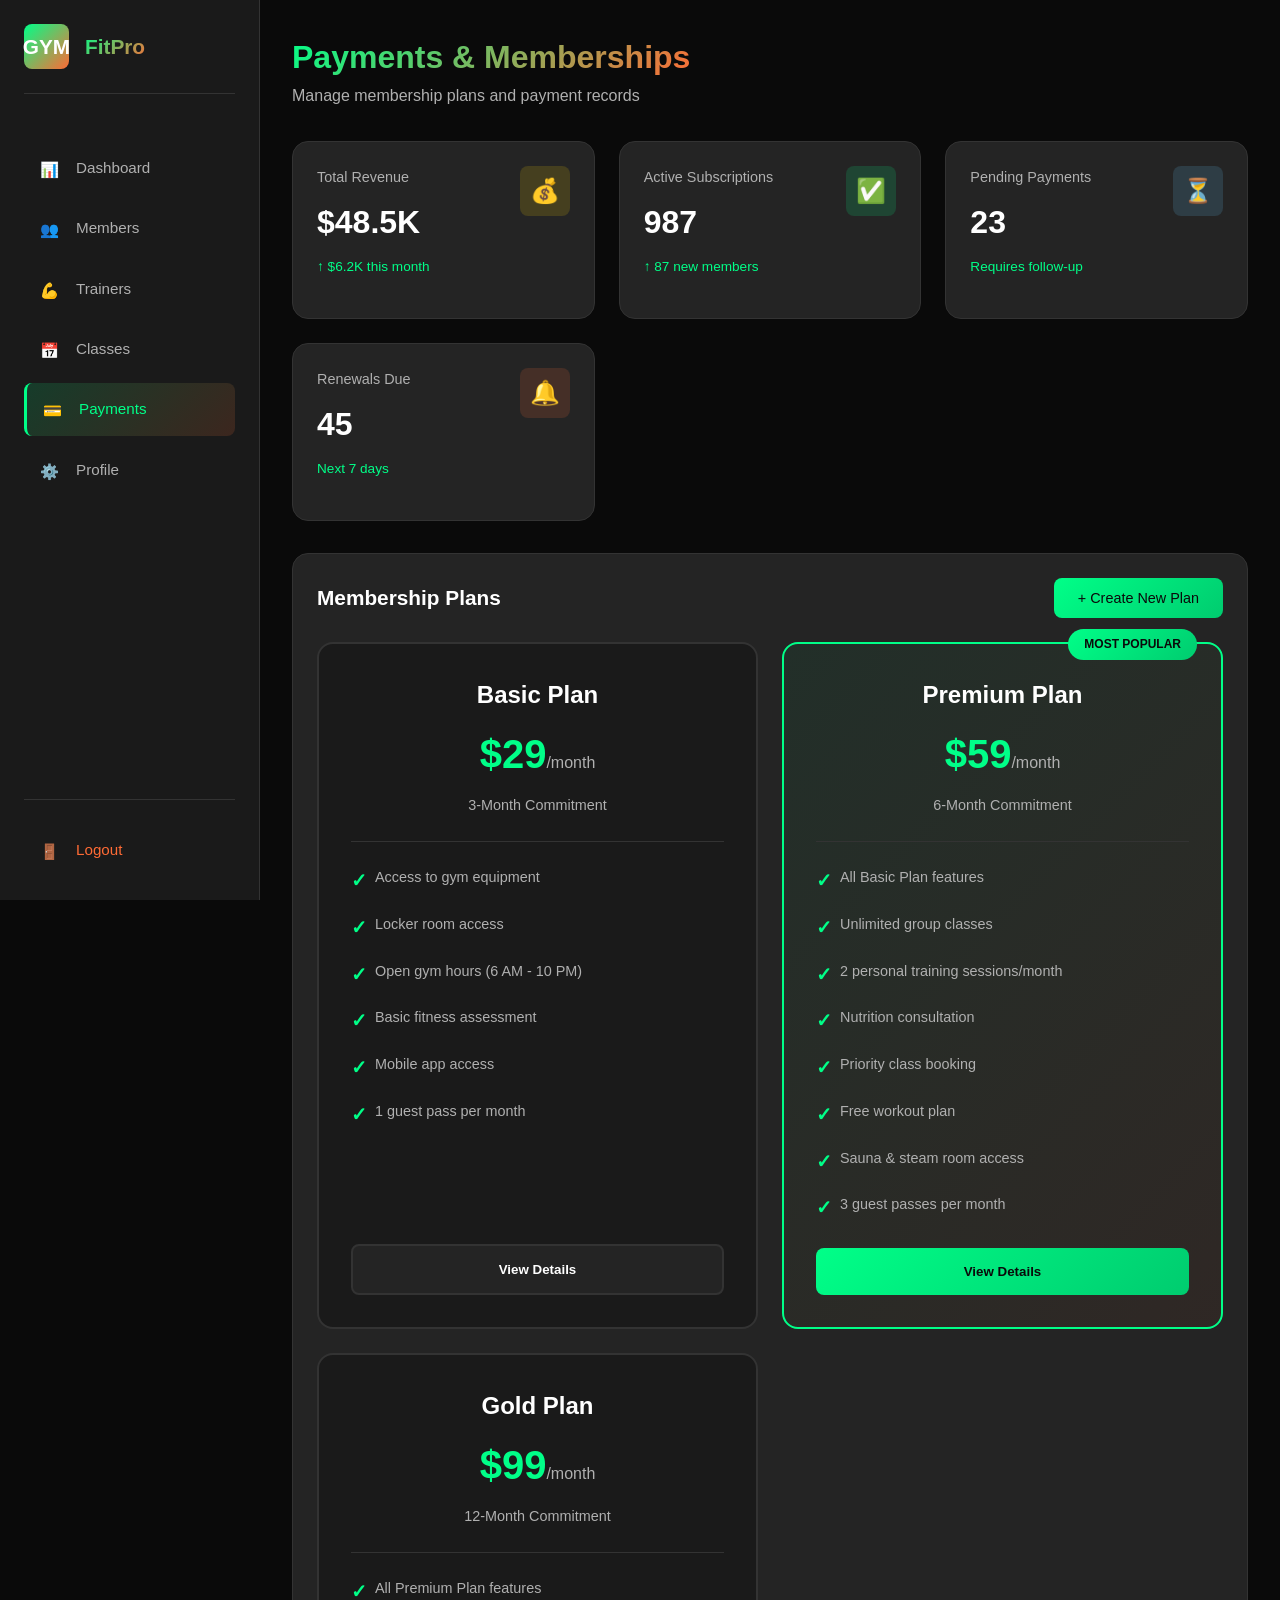
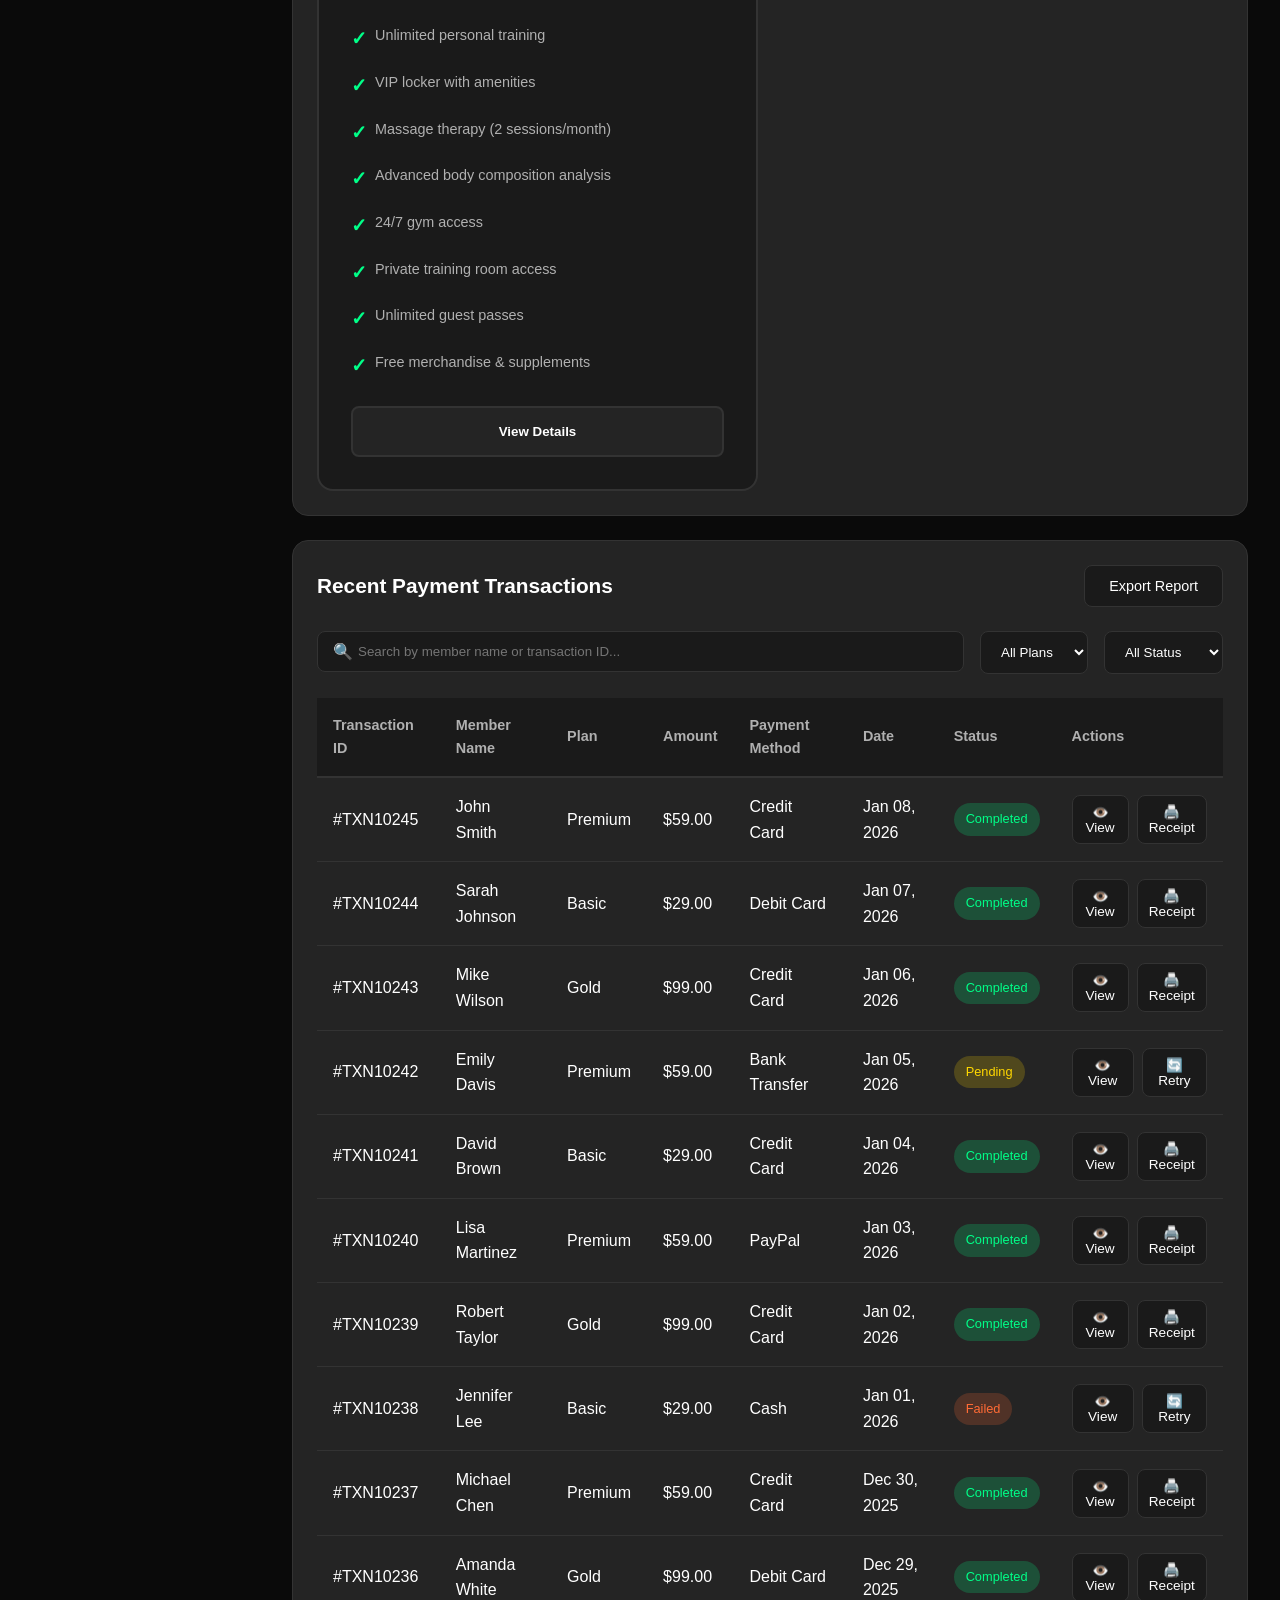
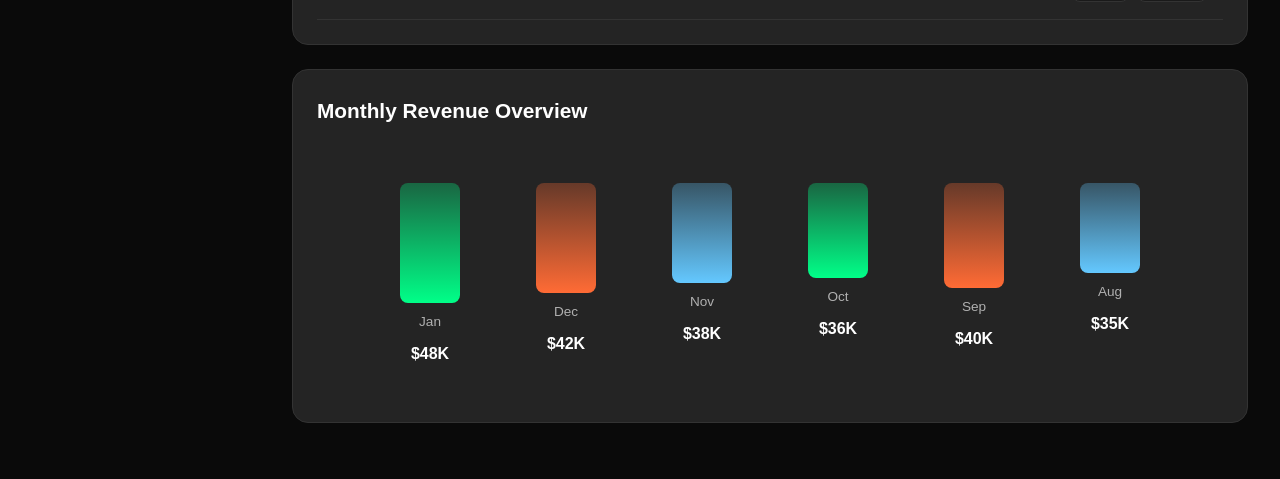
<file: Gym Managment System/payments.html>
<!DOCTYPE html>
<html lang="en">
<head>
    <meta charset="UTF-8">
    <meta name="viewport" content="width=device-width, initial-scale=1.0">
    <title>Payments & Memberships - Gym Management System</title>
    <link rel="stylesheet" href="styles/main.css">
</head>
<body>
    <!-- ============================================
         PAYMENTS & MEMBERSHIP PLANS PAGE
         University Project - Interface Only
         ============================================ -->
    
    <div class="dashboard-layout">
        <!-- Sidebar Navigation -->
        <aside class="sidebar">
            <div class="sidebar-logo">
                <div class="sidebar-logo-icon">GYM</div>
                <h2>FitPro</h2>
            </div>

            <nav class="nav-menu">
                <a href="dashboard.html" class="nav-item">
                    <span class="nav-icon">📊</span>
                    <span>Dashboard</span>
                </a>

                <a href="members.html" class="nav-item">
                    <span class="nav-icon">👥</span>
                    <span>Members</span>
                </a>

                <a href="trainers.html" class="nav-item">
                    <span class="nav-icon">💪</span>
                    <span>Trainers</span>
                </a>

                <a href="classes.html" class="nav-item">
                    <span class="nav-icon">📅</span>
                    <span>Classes</span>
                </a>

                <!-- Active Page: Payments -->
                <a href="payments.html" class="nav-item active">
                    <span class="nav-icon">💳</span>
                    <span>Payments</span>
                </a>

                <a href="profile.html" class="nav-item">
                    <span class="nav-icon">⚙️</span>
                    <span>Profile</span>
                </a>
            </nav>

            <div class="logout-section">
                <a href="index.html" class="nav-item logout">
                    <span class="nav-icon">🚪</span>
                    <span>Logout</span>
                </a>
            </div>
        </aside>

        <!-- Main Content Area -->
        <main class="main-content">
            <!-- Page Header -->
            <header class="page-header">
                <div>
                    <h1>Payments & Memberships</h1>
                    <p style="color: var(--text-secondary);">Manage membership plans and payment records</p>
                </div>
            </header>

            <!-- Payment Statistics Cards -->
            <div class="stats-grid">
                <div class="stat-card revenue">
                    <div class="stat-header">
                        <div>
                            <div class="stat-label">Total Revenue</div>
                            <div class="stat-value">$48.5K</div>
                            <div class="stat-change">↑ $6.2K this month</div>
                        </div>
                        <div class="stat-icon">💰</div>
                    </div>
                </div>

                <div class="stat-card members">
                    <div class="stat-header">
                        <div>
                            <div class="stat-label">Active Subscriptions</div>
                            <div class="stat-value">987</div>
                            <div class="stat-change">↑ 87 new members</div>
                        </div>
                        <div class="stat-icon">✅</div>
                    </div>
                </div>

                <div class="stat-card plans">
                    <div class="stat-header">
                        <div>
                            <div class="stat-label">Pending Payments</div>
                            <div class="stat-value">23</div>
                            <div class="stat-change">Requires follow-up</div>
                        </div>
                        <div class="stat-icon">⏳</div>
                    </div>
                </div>

                <div class="stat-card trainers">
                    <div class="stat-header">
                        <div>
                            <div class="stat-label">Renewals Due</div>
                            <div class="stat-value">45</div>
                            <div class="stat-change">Next 7 days</div>
                        </div>
                        <div class="stat-icon">🔔</div>
                    </div>
                </div>
            </div>

            <!-- Membership Plans Section -->
            <div class="content-section">
                <div class="section-header">
                    <h2>Membership Plans</h2>
                    <button class="btn btn-primary">+ Create New Plan</button>
                </div>

                <!-- Plans Grid -->
                <div class="plans-grid">
                    <!-- Basic Plan -->
                    <div class="plan-card">
                        <div class="plan-header">
                            <h3 class="plan-name">Basic Plan</h3>
                            <div class="plan-price">
                                $29<span>/month</span>
                            </div>
                            <p class="plan-duration">3-Month Commitment</p>
                        </div>

                        <div class="plan-features">
                            <ul>
                                <li>Access to gym equipment</li>
                                <li>Locker room access</li>
                                <li>Open gym hours (6 AM - 10 PM)</li>
                                <li>Basic fitness assessment</li>
                                <li>Mobile app access</li>
                                <li>1 guest pass per month</li>
                            </ul>
                        </div>

                        <button class="plan-btn">View Details</button>
                    </div>

                    <!-- Premium Plan (Featured) -->
                    <div class="plan-card featured">
                        <span class="featured-badge">MOST POPULAR</span>
                        <div class="plan-header">
                            <h3 class="plan-name">Premium Plan</h3>
                            <div class="plan-price">
                                $59<span>/month</span>
                            </div>
                            <p class="plan-duration">6-Month Commitment</p>
                        </div>

                        <div class="plan-features">
                            <ul>
                                <li>All Basic Plan features</li>
                                <li>Unlimited group classes</li>
                                <li>2 personal training sessions/month</li>
                                <li>Nutrition consultation</li>
                                <li>Priority class booking</li>
                                <li>Free workout plan</li>
                                <li>Sauna & steam room access</li>
                                <li>3 guest passes per month</li>
                            </ul>
                        </div>

                        <button class="plan-btn">View Details</button>
                    </div>

                    <!-- Gold Plan -->
                    <div class="plan-card">
                        <div class="plan-header">
                            <h3 class="plan-name">Gold Plan</h3>
                            <div class="plan-price">
                                $99<span>/month</span>
                            </div>
                            <p class="plan-duration">12-Month Commitment</p>
                        </div>

                        <div class="plan-features">
                            <ul>
                                <li>All Premium Plan features</li>
                                <li>Unlimited personal training</li>
                                <li>VIP locker with amenities</li>
                                <li>Massage therapy (2 sessions/month)</li>
                                <li>Advanced body composition analysis</li>
                                <li>24/7 gym access</li>
                                <li>Private training room access</li>
                                <li>Unlimited guest passes</li>
                                <li>Free merchandise & supplements</li>
                            </ul>
                        </div>

                        <button class="plan-btn">View Details</button>
                    </div>
                </div>
            </div>

            <!-- Recent Payments Section -->
            <div class="content-section">
                <div class="section-header">
                    <h2>Recent Payment Transactions</h2>
                    <button class="btn btn-secondary">Export Report</button>
                </div>

                <!-- Search and Filter -->
                <div class="search-filter-bar">
                    <div class="search-box">
                        <span class="search-icon">🔍</span>
                        <input type="text" placeholder="Search by member name or transaction ID...">
                    </div>
                    
                    <select class="filter-select">
                        <option>All Plans</option>
                        <option>Basic</option>
                        <option>Premium</option>
                        <option>Gold</option>
                    </select>

                    <select class="filter-select">
                        <option>All Status</option>
                        <option>Completed</option>
                        <option>Pending</option>
                        <option>Failed</option>
                    </select>
                </div>

                <!-- Payments Table -->
                <div class="table-container">
                    <table class="data-table">
                        <thead>
                            <tr>
                                <th>Transaction ID</th>
                                <th>Member Name</th>
                                <th>Plan</th>
                                <th>Amount</th>
                                <th>Payment Method</th>
                                <th>Date</th>
                                <th>Status</th>
                                <th>Actions</th>
                            </tr>
                        </thead>
                        <tbody>
                            <!-- Payment Row 1 -->
                            <tr>
                                <td>#TXN10245</td>
                                <td>John Smith</td>
                                <td>Premium</td>
                                <td>$59.00</td>
                                <td>Credit Card</td>
                                <td>Jan 08, 2026</td>
                                <td><span class="status-badge status-active">Completed</span></td>
                                <td>
                                    <div class="table-actions">
                                        <button class="action-btn">👁️ View</button>
                                        <button class="action-btn">🖨️ Receipt</button>
                                    </div>
                                </td>
                            </tr>

                            <!-- Payment Row 2 -->
                            <tr>
                                <td>#TXN10244</td>
                                <td>Sarah Johnson</td>
                                <td>Basic</td>
                                <td>$29.00</td>
                                <td>Debit Card</td>
                                <td>Jan 07, 2026</td>
                                <td><span class="status-badge status-active">Completed</span></td>
                                <td>
                                    <div class="table-actions">
                                        <button class="action-btn">👁️ View</button>
                                        <button class="action-btn">🖨️ Receipt</button>
                                    </div>
                                </td>
                            </tr>

                            <!-- Payment Row 3 -->
                            <tr>
                                <td>#TXN10243</td>
                                <td>Mike Wilson</td>
                                <td>Gold</td>
                                <td>$99.00</td>
                                <td>Credit Card</td>
                                <td>Jan 06, 2026</td>
                                <td><span class="status-badge status-active">Completed</span></td>
                                <td>
                                    <div class="table-actions">
                                        <button class="action-btn">👁️ View</button>
                                        <button class="action-btn">🖨️ Receipt</button>
                                    </div>
                                </td>
                            </tr>

                            <!-- Payment Row 4 -->
                            <tr>
                                <td>#TXN10242</td>
                                <td>Emily Davis</td>
                                <td>Premium</td>
                                <td>$59.00</td>
                                <td>Bank Transfer</td>
                                <td>Jan 05, 2026</td>
                                <td><span class="status-badge status-pending">Pending</span></td>
                                <td>
                                    <div class="table-actions">
                                        <button class="action-btn">👁️ View</button>
                                        <button class="action-btn">🔄 Retry</button>
                                    </div>
                                </td>
                            </tr>

                            <!-- Payment Row 5 -->
                            <tr>
                                <td>#TXN10241</td>
                                <td>David Brown</td>
                                <td>Basic</td>
                                <td>$29.00</td>
                                <td>Credit Card</td>
                                <td>Jan 04, 2026</td>
                                <td><span class="status-badge status-active">Completed</span></td>
                                <td>
                                    <div class="table-actions">
                                        <button class="action-btn">👁️ View</button>
                                        <button class="action-btn">🖨️ Receipt</button>
                                    </div>
                                </td>
                            </tr>

                            <!-- Payment Row 6 -->
                            <tr>
                                <td>#TXN10240</td>
                                <td>Lisa Martinez</td>
                                <td>Premium</td>
                                <td>$59.00</td>
                                <td>PayPal</td>
                                <td>Jan 03, 2026</td>
                                <td><span class="status-badge status-active">Completed</span></td>
                                <td>
                                    <div class="table-actions">
                                        <button class="action-btn">👁️ View</button>
                                        <button class="action-btn">🖨️ Receipt</button>
                                    </div>
                                </td>
                            </tr>

                            <!-- Payment Row 7 -->
                            <tr>
                                <td>#TXN10239</td>
                                <td>Robert Taylor</td>
                                <td>Gold</td>
                                <td>$99.00</td>
                                <td>Credit Card</td>
                                <td>Jan 02, 2026</td>
                                <td><span class="status-badge status-active">Completed</span></td>
                                <td>
                                    <div class="table-actions">
                                        <button class="action-btn">👁️ View</button>
                                        <button class="action-btn">🖨️ Receipt</button>
                                    </div>
                                </td>
                            </tr>

                            <!-- Payment Row 8 -->
                            <tr>
                                <td>#TXN10238</td>
                                <td>Jennifer Lee</td>
                                <td>Basic</td>
                                <td>$29.00</td>
                                <td>Cash</td>
                                <td>Jan 01, 2026</td>
                                <td><span class="status-badge status-inactive">Failed</span></td>
                                <td>
                                    <div class="table-actions">
                                        <button class="action-btn">👁️ View</button>
                                        <button class="action-btn">🔄 Retry</button>
                                    </div>
                                </td>
                            </tr>

                            <!-- Payment Row 9 -->
                            <tr>
                                <td>#TXN10237</td>
                                <td>Michael Chen</td>
                                <td>Premium</td>
                                <td>$59.00</td>
                                <td>Credit Card</td>
                                <td>Dec 30, 2025</td>
                                <td><span class="status-badge status-active">Completed</span></td>
                                <td>
                                    <div class="table-actions">
                                        <button class="action-btn">👁️ View</button>
                                        <button class="action-btn">🖨️ Receipt</button>
                                    </div>
                                </td>
                            </tr>

                            <!-- Payment Row 10 -->
                            <tr>
                                <td>#TXN10236</td>
                                <td>Amanda White</td>
                                <td>Gold</td>
                                <td>$99.00</td>
                                <td>Debit Card</td>
                                <td>Dec 29, 2025</td>
                                <td><span class="status-badge status-active">Completed</span></td>
                                <td>
                                    <div class="table-actions">
                                        <button class="action-btn">👁️ View</button>
                                        <button class="action-btn">🖨️ Receipt</button>
                                    </div>
                                </td>
                            </tr>
                        </tbody>
                    </table>
                </div>
            </div>

            <!-- Revenue Chart Section (UI Representation) -->
            <div class="content-section">
                <div class="section-header">
                    <h2>Monthly Revenue Overview</h2>
                </div>
                
                <div style="padding: 2rem; text-align: center;">
                    <div style="display: grid; grid-template-columns: repeat(auto-fit, minmax(120px, 1fr)); gap: 1rem; max-width: 800px; margin: 0 auto;">
                        <!-- Revenue Bars (Visual Representation) -->
                        <div style="display: flex; flex-direction: column; align-items: center; gap: 0.5rem;">
                            <div style="width: 60px; height: 120px; background: linear-gradient(to top, var(--neon-green), rgba(0, 255, 136, 0.3)); border-radius: 0.5rem;"></div>
                            <span style="font-size: 0.85rem; color: var(--text-secondary);">Jan</span>
                            <span style="font-weight: bold;">$48K</span>
                        </div>
                        <div style="display: flex; flex-direction: column; align-items: center; gap: 0.5rem;">
                            <div style="width: 60px; height: 110px; background: linear-gradient(to top, var(--neon-orange), rgba(255, 107, 53, 0.3)); border-radius: 0.5rem;"></div>
                            <span style="font-size: 0.85rem; color: var(--text-secondary);">Dec</span>
                            <span style="font-weight: bold;">$42K</span>
                        </div>
                        <div style="display: flex; flex-direction: column; align-items: center; gap: 0.5rem;">
                            <div style="width: 60px; height: 100px; background: linear-gradient(to top, #64c8ff, rgba(100, 200, 255, 0.3)); border-radius: 0.5rem;"></div>
                            <span style="font-size: 0.85rem; color: var(--text-secondary);">Nov</span>
                            <span style="font-weight: bold;">$38K</span>
                        </div>
                        <div style="display: flex; flex-direction: column; align-items: center; gap: 0.5rem;">
                            <div style="width: 60px; height: 95px; background: linear-gradient(to top, var(--neon-green), rgba(0, 255, 136, 0.3)); border-radius: 0.5rem;"></div>
                            <span style="font-size: 0.85rem; color: var(--text-secondary);">Oct</span>
                            <span style="font-weight: bold;">$36K</span>
                        </div>
                        <div style="display: flex; flex-direction: column; align-items: center; gap: 0.5rem;">
                            <div style="width: 60px; height: 105px; background: linear-gradient(to top, var(--neon-orange), rgba(255, 107, 53, 0.3)); border-radius: 0.5rem;"></div>
                            <span style="font-size: 0.85rem; color: var(--text-secondary);">Sep</span>
                            <span style="font-weight: bold;">$40K</span>
                        </div>
                        <div style="display: flex; flex-direction: column; align-items: center; gap: 0.5rem;">
                            <div style="width: 60px; height: 90px; background: linear-gradient(to top, #64c8ff, rgba(100, 200, 255, 0.3)); border-radius: 0.5rem;"></div>
                            <span style="font-size: 0.85rem; color: var(--text-secondary);">Aug</span>
                            <span style="font-weight: bold;">$35K</span>
                        </div>
                    </div>
                </div>
            </div>
        </main>
    </div>

    <!-- ============================================
         NOTE: This is a UI prototype only.
         No payment processing functionality.
         All data is for display purposes only.
         ============================================ -->
</body>
</html>
</file>
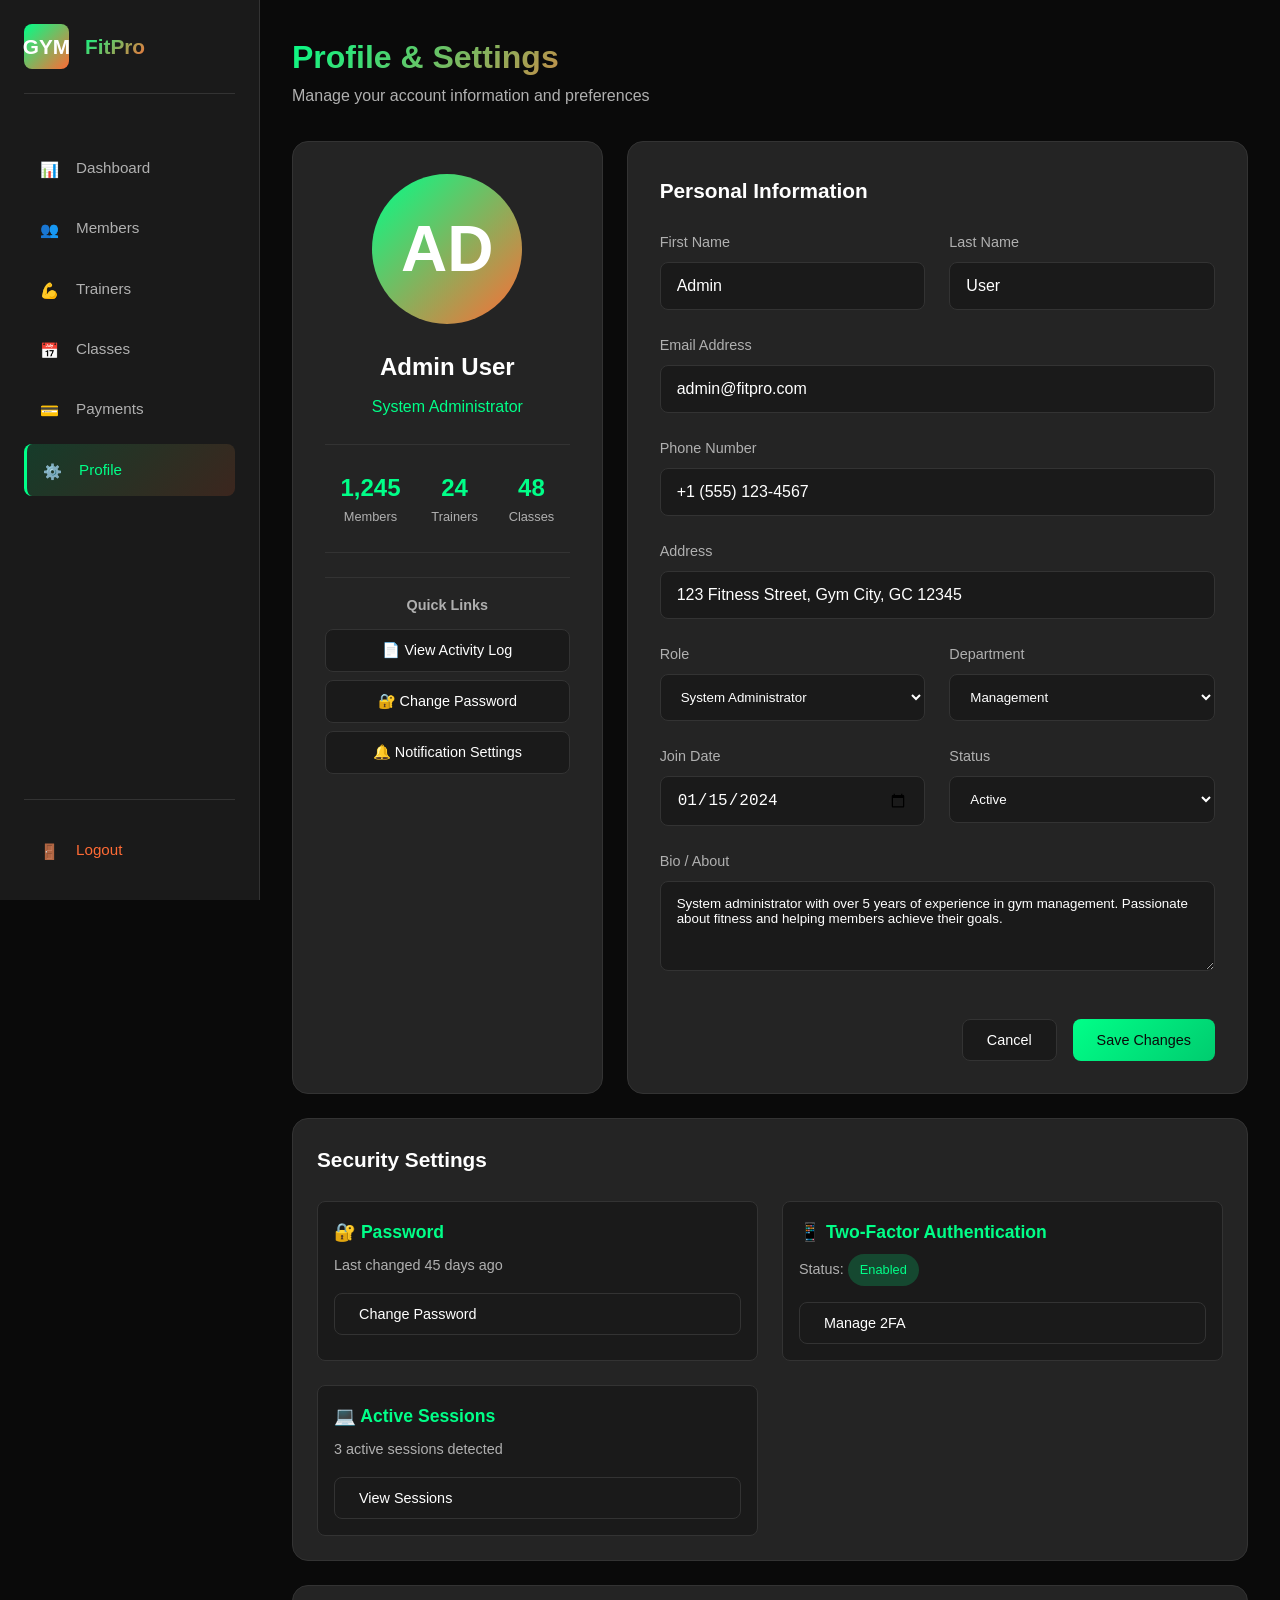
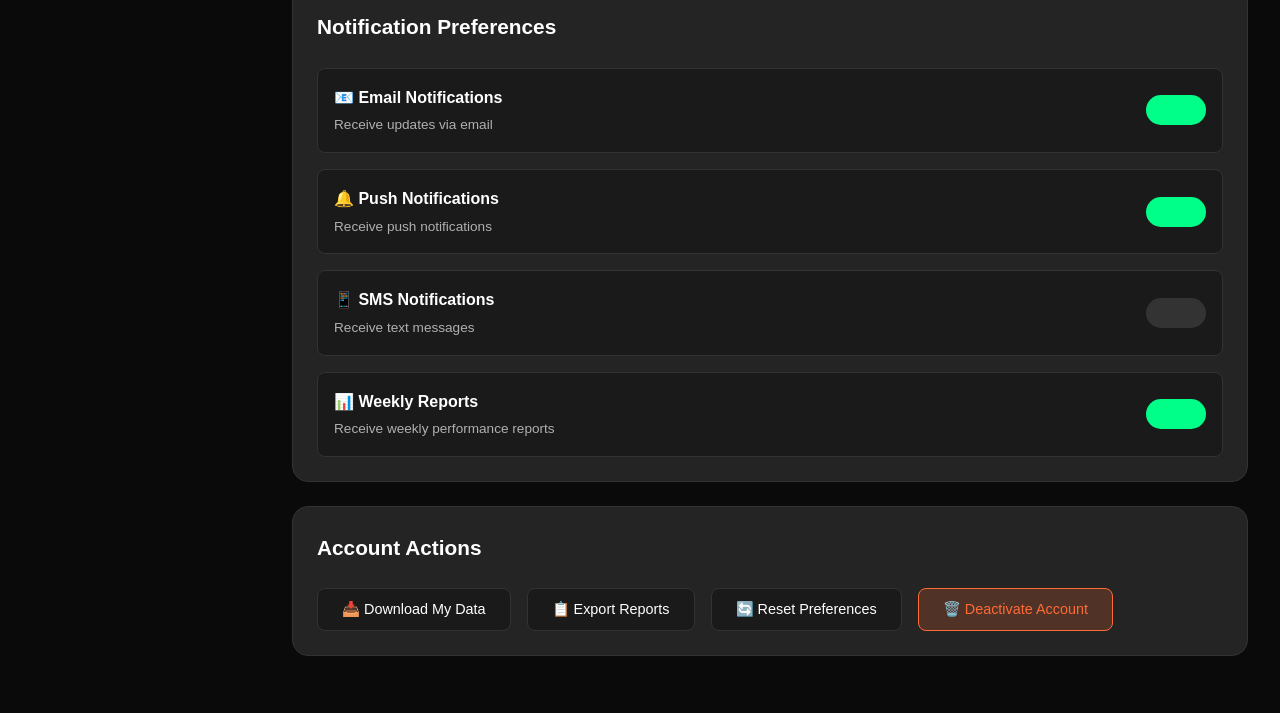
<file: Gym Managment System/profile.html>
<!DOCTYPE html>
<html lang="en">
<head>
    <meta charset="UTF-8">
    <meta name="viewport" content="width=device-width, initial-scale=1.0">
    <title>Profile & Settings - Gym Management System</title>
    <link rel="stylesheet" href="styles/main.css">
</head>
<body>
    <!-- ============================================
         PROFILE & SETTINGS PAGE
         University Project - Interface Only
         ============================================ -->
    
    <div class="dashboard-layout">
        <!-- Sidebar Navigation -->
        <aside class="sidebar">
            <div class="sidebar-logo">
                <div class="sidebar-logo-icon">GYM</div>
                <h2>FitPro</h2>
            </div>

            <nav class="nav-menu">
                <a href="dashboard.html" class="nav-item">
                    <span class="nav-icon">📊</span>
                    <span>Dashboard</span>
                </a>

                <a href="members.html" class="nav-item">
                    <span class="nav-icon">👥</span>
                    <span>Members</span>
                </a>

                <a href="trainers.html" class="nav-item">
                    <span class="nav-icon">💪</span>
                    <span>Trainers</span>
                </a>

                <a href="classes.html" class="nav-item">
                    <span class="nav-icon">📅</span>
                    <span>Classes</span>
                </a>

                <a href="payments.html" class="nav-item">
                    <span class="nav-icon">💳</span>
                    <span>Payments</span>
                </a>

                <!-- Active Page: Profile -->
                <a href="profile.html" class="nav-item active">
                    <span class="nav-icon">⚙️</span>
                    <span>Profile</span>
                </a>
            </nav>

            <div class="logout-section">
                <a href="index.html" class="nav-item logout">
                    <span class="nav-icon">🚪</span>
                    <span>Logout</span>
                </a>
            </div>
        </aside>

        <!-- Main Content Area -->
        <main class="main-content">
            <!-- Page Header -->
            <header class="page-header">
                <div>
                    <h1>Profile & Settings</h1>
                    <p style="color: var(--text-secondary);">Manage your account information and preferences</p>
                </div>
            </header>

            <!-- Profile Grid Layout -->
            <div class="profile-grid">
                <!-- Profile Sidebar -->
                <div class="profile-sidebar">
                    <!-- Large Avatar -->
                    <div class="profile-avatar-large">AD</div>
                    
                    <!-- Profile Info -->
                    <h2 class="profile-name">Admin User</h2>
                    <p class="profile-role">System Administrator</p>

                    <!-- Profile Statistics -->
                    <div class="profile-stats">
                        <div class="profile-stat">
                            <div class="profile-stat-value">1,245</div>
                            <div class="profile-stat-label">Members</div>
                        </div>
                        <div class="profile-stat">
                            <div class="profile-stat-value">24</div>
                            <div class="profile-stat-label">Trainers</div>
                        </div>
                        <div class="profile-stat">
                            <div class="profile-stat-value">48</div>
                            <div class="profile-stat-label">Classes</div>
                        </div>
                    </div>

                    <!-- Quick Links -->
                    <div style="border-top: 1px solid var(--border-color); padding-top: 1rem; margin-top: 1rem;">
                        <h3 style="font-size: 0.9rem; color: var(--text-secondary); margin-bottom: 0.75rem;">Quick Links</h3>
                        <div style="display: flex; flex-direction: column; gap: 0.5rem;">
                            <button class="btn btn-secondary" style="width: 100%; justify-content: center;">
                                📄 View Activity Log
                            </button>
                            <button class="btn btn-secondary" style="width: 100%; justify-content: center;">
                                🔐 Change Password
                            </button>
                            <button class="btn btn-secondary" style="width: 100%; justify-content: center;">
                                🔔 Notification Settings
                            </button>
                        </div>
                    </div>
                </div>

                <!-- Profile Main Content -->
                <div class="profile-main">
                    <div class="section-header">
                        <h2>Personal Information</h2>
                    </div>

                    <!-- Profile Edit Form (UI Only) -->
                    <form class="profile-form">
                        <!-- Name Fields Row -->
                        <div class="form-row">
                            <div class="form-group">
                                <label for="firstName">First Name</label>
                                <input 
                                    type="text" 
                                    id="firstName" 
                                    name="firstName" 
                                    value="Admin"
                                >
                            </div>

                            <div class="form-group">
                                <label for="lastName">Last Name</label>
                                <input 
                                    type="text" 
                                    id="lastName" 
                                    name="lastName" 
                                    value="User"
                                >
                            </div>
                        </div>

                        <!-- Email Field -->
                        <div class="form-group">
                            <label for="email">Email Address</label>
                            <input 
                                type="email" 
                                id="email" 
                                name="email" 
                                value="admin@fitpro.com"
                            >
                        </div>

                        <!-- Phone Field -->
                        <div class="form-group">
                            <label for="phone">Phone Number</label>
                            <input 
                                type="tel" 
                                id="phone" 
                                name="phone" 
                                value="+1 (555) 123-4567"
                            >
                        </div>

                        <!-- Address Field -->
                        <div class="form-group">
                            <label for="address">Address</label>
                            <input 
                                type="text" 
                                id="address" 
                                name="address" 
                                value="123 Fitness Street, Gym City, GC 12345"
                            >
                        </div>

                        <!-- Role and Department Row -->
                        <div class="form-row">
                            <div class="form-group">
                                <label for="role">Role</label>
                                <select id="role" name="role" class="filter-select" style="width: 100%; padding: 0.875rem 1rem;">
                                    <option selected>System Administrator</option>
                                    <option>Gym Manager</option>
                                    <option>Front Desk</option>
                                    <option>Trainer</option>
                                </select>
                            </div>

                            <div class="form-group">
                                <label for="department">Department</label>
                                <select id="department" name="department" class="filter-select" style="width: 100%; padding: 0.875rem 1rem;">
                                    <option selected>Management</option>
                                    <option>Operations</option>
                                    <option>Training</option>
                                    <option>Sales</option>
                                </select>
                            </div>
                        </div>

                        <!-- Join Date and Status Row -->
                        <div class="form-row">
                            <div class="form-group">
                                <label for="joinDate">Join Date</label>
                                <input 
                                    type="date" 
                                    id="joinDate" 
                                    name="joinDate" 
                                    value="2024-01-15"
                                >
                            </div>

                            <div class="form-group">
                                <label for="status">Status</label>
                                <select id="status" name="status" class="filter-select" style="width: 100%; padding: 0.875rem 1rem;">
                                    <option selected>Active</option>
                                    <option>On Leave</option>
                                    <option>Inactive</option>
                                </select>
                            </div>
                        </div>

                        <!-- Bio/About Section -->
                        <div class="form-group">
                            <label for="bio">Bio / About</label>
                            <textarea 
                                id="bio" 
                                name="bio" 
                                rows="4"
                                style="width: 100%; padding: 0.875rem 1rem; background: var(--secondary-bg); border: 1px solid var(--border-color); border-radius: var(--radius-sm); color: var(--text-primary); font-family: inherit; resize: vertical;"
                            >System administrator with over 5 years of experience in gym management. Passionate about fitness and helping members achieve their goals.</textarea>
                        </div>

                        <!-- Form Action Buttons -->
                        <div class="form-actions">
                            <button type="button" class="btn btn-secondary">Cancel</button>
                            <button type="submit" class="btn btn-primary">Save Changes</button>
                        </div>
                    </form>
                </div>
            </div>

            <!-- Security Settings Section -->
            <div class="content-section" style="margin-top: 1.5rem;">
                <div class="section-header">
                    <h2>Security Settings</h2>
                </div>

                <div style="display: grid; grid-template-columns: repeat(auto-fit, minmax(300px, 1fr)); gap: 1.5rem;">
                    <!-- Password Change -->
                    <div style="padding: 1rem; background: var(--secondary-bg); border-radius: var(--radius-sm); border: 1px solid var(--border-color);">
                        <h3 style="font-size: 1.1rem; margin-bottom: 0.5rem; color: var(--neon-green);">🔐 Password</h3>
                        <p style="color: var(--text-secondary); font-size: 0.9rem; margin-bottom: 1rem;">
                            Last changed 45 days ago
                        </p>
                        <button class="btn btn-secondary" style="width: 100%;">Change Password</button>
                    </div>

                    <!-- Two-Factor Authentication -->
                    <div style="padding: 1rem; background: var(--secondary-bg); border-radius: var(--radius-sm); border: 1px solid var(--border-color);">
                        <h3 style="font-size: 1.1rem; margin-bottom: 0.5rem; color: var(--neon-green);">📱 Two-Factor Authentication</h3>
                        <p style="color: var(--text-secondary); font-size: 0.9rem; margin-bottom: 1rem;">
                            Status: <span class="status-badge status-active">Enabled</span>
                        </p>
                        <button class="btn btn-secondary" style="width: 100%;">Manage 2FA</button>
                    </div>

                    <!-- Session Management -->
                    <div style="padding: 1rem; background: var(--secondary-bg); border-radius: var(--radius-sm); border: 1px solid var(--border-color);">
                        <h3 style="font-size: 1.1rem; margin-bottom: 0.5rem; color: var(--neon-green);">💻 Active Sessions</h3>
                        <p style="color: var(--text-secondary); font-size: 0.9rem; margin-bottom: 1rem;">
                            3 active sessions detected
                        </p>
                        <button class="btn btn-secondary" style="width: 100%;">View Sessions</button>
                    </div>
                </div>
            </div>

            <!-- Notification Preferences Section -->
            <div class="content-section" style="margin-top: 1.5rem;">
                <div class="section-header">
                    <h2>Notification Preferences</h2>
                </div>

                <div style="display: flex; flex-direction: column; gap: 1rem;">
                    <!-- Email Notifications -->
                    <div style="display: flex; justify-content: space-between; align-items: center; padding: 1rem; background: var(--secondary-bg); border-radius: var(--radius-sm); border: 1px solid var(--border-color);">
                        <div>
                            <h4 style="margin-bottom: 0.25rem;">📧 Email Notifications</h4>
                            <p style="color: var(--text-secondary); font-size: 0.85rem;">Receive updates via email</p>
                        </div>
                        <label style="position: relative; display: inline-block; width: 60px; height: 30px;">
                            <input type="checkbox" checked style="opacity: 0; width: 0; height: 0;">
                            <span style="position: absolute; cursor: pointer; top: 0; left: 0; right: 0; bottom: 0; background-color: var(--neon-green); border-radius: 30px; transition: 0.4s;"></span>
                        </label>
                    </div>

                    <!-- Push Notifications -->
                    <div style="display: flex; justify-content: space-between; align-items: center; padding: 1rem; background: var(--secondary-bg); border-radius: var(--radius-sm); border: 1px solid var(--border-color);">
                        <div>
                            <h4 style="margin-bottom: 0.25rem;">🔔 Push Notifications</h4>
                            <p style="color: var(--text-secondary); font-size: 0.85rem;">Receive push notifications</p>
                        </div>
                        <label style="position: relative; display: inline-block; width: 60px; height: 30px;">
                            <input type="checkbox" checked style="opacity: 0; width: 0; height: 0;">
                            <span style="position: absolute; cursor: pointer; top: 0; left: 0; right: 0; bottom: 0; background-color: var(--neon-green); border-radius: 30px; transition: 0.4s;"></span>
                        </label>
                    </div>

                    <!-- SMS Notifications -->
                    <div style="display: flex; justify-content: space-between; align-items: center; padding: 1rem; background: var(--secondary-bg); border-radius: var(--radius-sm); border: 1px solid var(--border-color);">
                        <div>
                            <h4 style="margin-bottom: 0.25rem;">📱 SMS Notifications</h4>
                            <p style="color: var(--text-secondary); font-size: 0.85rem;">Receive text messages</p>
                        </div>
                        <label style="position: relative; display: inline-block; width: 60px; height: 30px;">
                            <input type="checkbox" style="opacity: 0; width: 0; height: 0;">
                            <span style="position: absolute; cursor: pointer; top: 0; left: 0; right: 0; bottom: 0; background-color: var(--border-color); border-radius: 30px; transition: 0.4s;"></span>
                        </label>
                    </div>

                    <!-- Weekly Reports -->
                    <div style="display: flex; justify-content: space-between; align-items: center; padding: 1rem; background: var(--secondary-bg); border-radius: var(--radius-sm); border: 1px solid var(--border-color);">
                        <div>
                            <h4 style="margin-bottom: 0.25rem;">📊 Weekly Reports</h4>
                            <p style="color: var(--text-secondary); font-size: 0.85rem;">Receive weekly performance reports</p>
                        </div>
                        <label style="position: relative; display: inline-block; width: 60px; height: 30px;">
                            <input type="checkbox" checked style="opacity: 0; width: 0; height: 0;">
                            <span style="position: absolute; cursor: pointer; top: 0; left: 0; right: 0; bottom: 0; background-color: var(--neon-green); border-radius: 30px; transition: 0.4s;"></span>
                        </label>
                    </div>
                </div>
            </div>

            <!-- Account Actions Section -->
            <div class="content-section" style="margin-top: 1.5rem;">
                <div class="section-header">
                    <h2>Account Actions</h2>
                </div>

                <div style="display: flex; gap: 1rem; flex-wrap: wrap;">
                    <button class="btn btn-secondary">
                        📥 Download My Data
                    </button>
                    <button class="btn btn-secondary">
                        📋 Export Reports
                    </button>
                    <button class="btn btn-secondary">
                        🔄 Reset Preferences
                    </button>
                    <button class="btn btn-danger">
                        🗑️ Deactivate Account
                    </button>
                </div>
            </div>
        </main>
    </div>

    <!-- ============================================
         NOTE: This is a UI prototype only.
         All form inputs and buttons are non-functional.
         No data is saved or processed.
         ============================================ -->
</body>
</html>
</file>
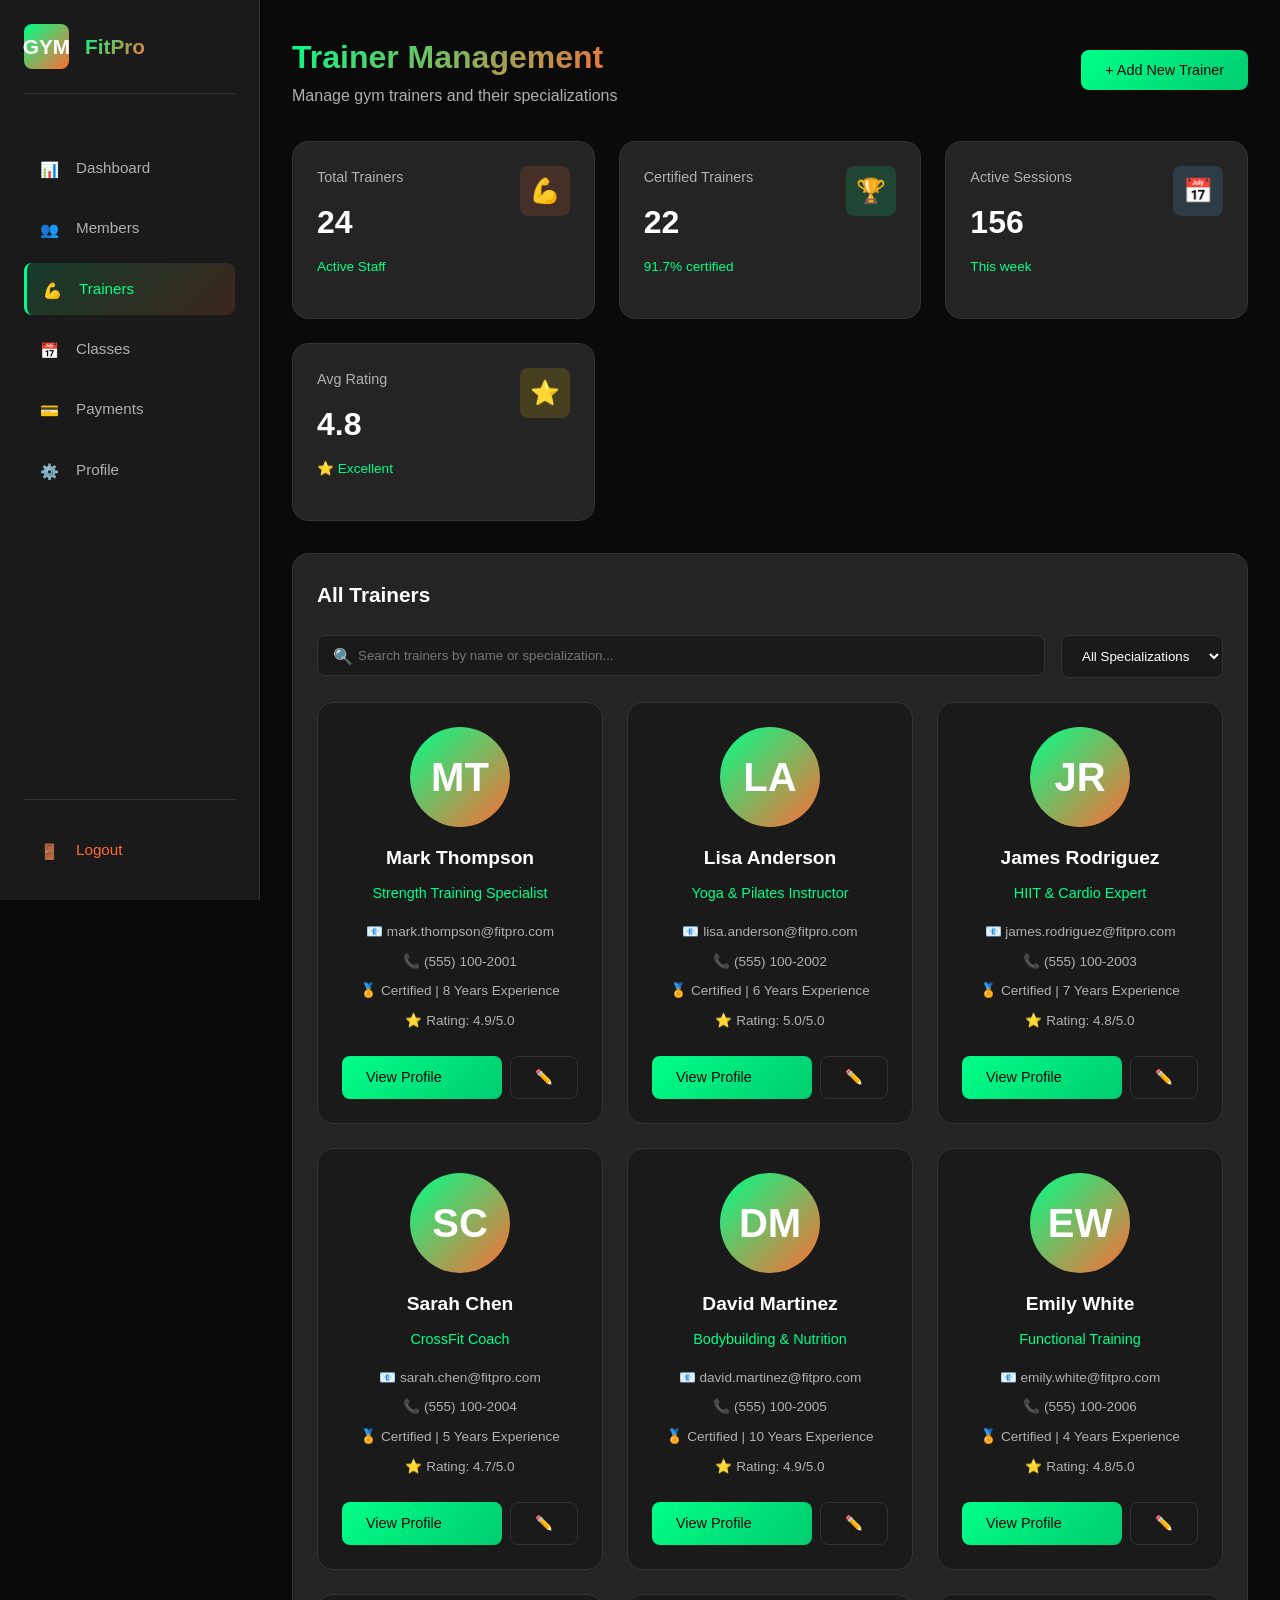
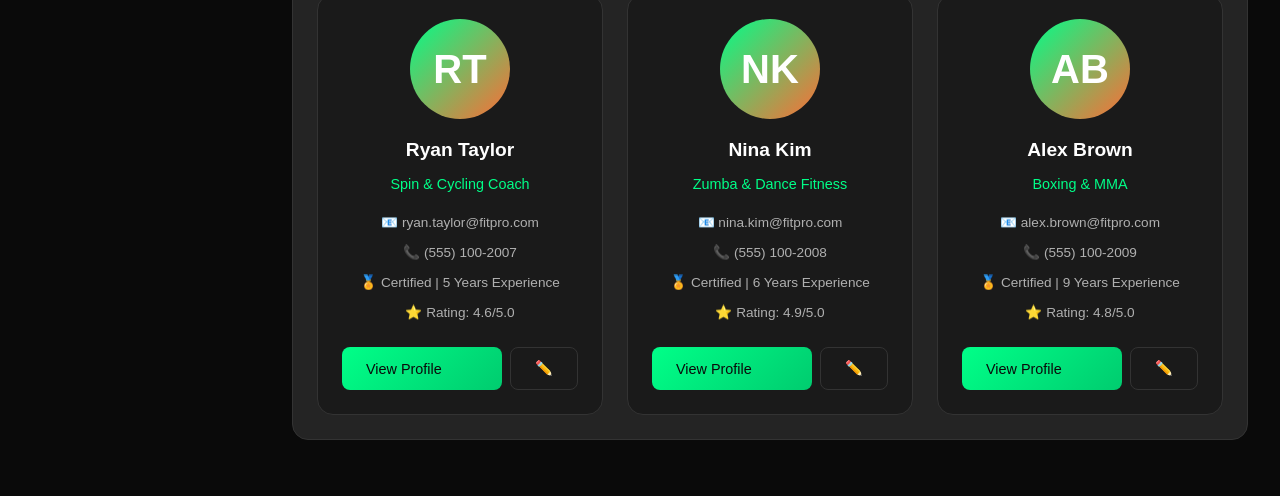
<file: Gym Managment System/trainers.html>
<!DOCTYPE html>
<html lang="en">
<head>
    <meta charset="UTF-8">
    <meta name="viewport" content="width=device-width, initial-scale=1.0">
    <title>Trainers - Gym Management System</title>
    <link rel="stylesheet" href="styles/main.css">
</head>
<body>
    <!-- ============================================
         TRAINER MANAGEMENT PAGE
         University Project - Interface Only
         ============================================ -->
    
    <div class="dashboard-layout">
        <!-- Sidebar Navigation -->
        <aside class="sidebar">
            <div class="sidebar-logo">
                <div class="sidebar-logo-icon">GYM</div>
                <h2>FitPro</h2>
            </div>

            <nav class="nav-menu">
                <a href="dashboard.html" class="nav-item">
                    <span class="nav-icon">📊</span>
                    <span>Dashboard</span>
                </a>

                <a href="members.html" class="nav-item">
                    <span class="nav-icon">👥</span>
                    <span>Members</span>
                </a>

                <!-- Active Page: Trainers -->
                <a href="trainers.html" class="nav-item active">
                    <span class="nav-icon">💪</span>
                    <span>Trainers</span>
                </a>

                <a href="classes.html" class="nav-item">
                    <span class="nav-icon">📅</span>
                    <span>Classes</span>
                </a>

                <a href="payments.html" class="nav-item">
                    <span class="nav-icon">💳</span>
                    <span>Payments</span>
                </a>

                <a href="profile.html" class="nav-item">
                    <span class="nav-icon">⚙️</span>
                    <span>Profile</span>
                </a>
            </nav>

            <div class="logout-section">
                <a href="index.html" class="nav-item logout">
                    <span class="nav-icon">🚪</span>
                    <span>Logout</span>
                </a>
            </div>
        </aside>

        <!-- Main Content Area -->
        <main class="main-content">
            <!-- Page Header -->
            <header class="page-header">
                <div>
                    <h1>Trainer Management</h1>
                    <p style="color: var(--text-secondary);">Manage gym trainers and their specializations</p>
                </div>
                
                <div class="header-actions">
                    <!-- Add New Trainer Button (UI Only) -->
                    <button class="btn btn-primary">+ Add New Trainer</button>
                </div>
            </header>

            <!-- Trainer Statistics Cards -->
            <div class="stats-grid">
                <div class="stat-card trainers">
                    <div class="stat-header">
                        <div>
                            <div class="stat-label">Total Trainers</div>
                            <div class="stat-value">24</div>
                            <div class="stat-change">Active Staff</div>
                        </div>
                        <div class="stat-icon">💪</div>
                    </div>
                </div>

                <div class="stat-card members">
                    <div class="stat-header">
                        <div>
                            <div class="stat-label">Certified Trainers</div>
                            <div class="stat-value">22</div>
                            <div class="stat-change">91.7% certified</div>
                        </div>
                        <div class="stat-icon">🏆</div>
                    </div>
                </div>

                <div class="stat-card plans">
                    <div class="stat-header">
                        <div>
                            <div class="stat-label">Active Sessions</div>
                            <div class="stat-value">156</div>
                            <div class="stat-change">This week</div>
                        </div>
                        <div class="stat-icon">📅</div>
                    </div>
                </div>

                <div class="stat-card revenue">
                    <div class="stat-header">
                        <div>
                            <div class="stat-label">Avg Rating</div>
                            <div class="stat-value">4.8</div>
                            <div class="stat-change">⭐ Excellent</div>
                        </div>
                        <div class="stat-icon">⭐</div>
                    </div>
                </div>
            </div>

            <!-- Trainers Grid Section -->
            <div class="content-section">
                <div class="section-header">
                    <h2>All Trainers</h2>
                </div>

                <!-- Search Bar -->
                <div class="search-filter-bar">
                    <div class="search-box">
                        <span class="search-icon">🔍</span>
                        <input type="text" placeholder="Search trainers by name or specialization...">
                    </div>
                    
                    <select class="filter-select">
                        <option>All Specializations</option>
                        <option>Strength Training</option>
                        <option>Cardio</option>
                        <option>Yoga</option>
                        <option>CrossFit</option>
                        <option>HIIT</option>
                    </select>
                </div>

                <!-- Trainers Cards Grid -->
                <div class="trainers-grid">
                    <!-- Trainer Card 1 -->
                    <div class="trainer-card">
                        <div class="trainer-avatar">MT</div>
                        <h3 class="trainer-name">Mark Thompson</h3>
                        <p class="trainer-specialty">Strength Training Specialist</p>
                        
                        <div class="trainer-info">
                            <div class="trainer-info-item">
                                📧 mark.thompson@fitpro.com
                            </div>
                            <div class="trainer-info-item">
                                📞 (555) 100-2001
                            </div>
                            <div class="trainer-info-item">
                                🏅 Certified | 8 Years Experience
                            </div>
                            <div class="trainer-info-item">
                                ⭐ Rating: 4.9/5.0
                            </div>
                        </div>
                        
                        <div class="trainer-actions">
                            <button class="btn btn-primary" style="flex: 1;">View Profile</button>
                            <button class="btn btn-secondary">✏️</button>
                        </div>
                    </div>

                    <!-- Trainer Card 2 -->
                    <div class="trainer-card">
                        <div class="trainer-avatar">LA</div>
                        <h3 class="trainer-name">Lisa Anderson</h3>
                        <p class="trainer-specialty">Yoga & Pilates Instructor</p>
                        
                        <div class="trainer-info">
                            <div class="trainer-info-item">
                                📧 lisa.anderson@fitpro.com
                            </div>
                            <div class="trainer-info-item">
                                📞 (555) 100-2002
                            </div>
                            <div class="trainer-info-item">
                                🏅 Certified | 6 Years Experience
                            </div>
                            <div class="trainer-info-item">
                                ⭐ Rating: 5.0/5.0
                            </div>
                        </div>
                        
                        <div class="trainer-actions">
                            <button class="btn btn-primary" style="flex: 1;">View Profile</button>
                            <button class="btn btn-secondary">✏️</button>
                        </div>
                    </div>

                    <!-- Trainer Card 3 -->
                    <div class="trainer-card">
                        <div class="trainer-avatar">JR</div>
                        <h3 class="trainer-name">James Rodriguez</h3>
                        <p class="trainer-specialty">HIIT & Cardio Expert</p>
                        
                        <div class="trainer-info">
                            <div class="trainer-info-item">
                                📧 james.rodriguez@fitpro.com
                            </div>
                            <div class="trainer-info-item">
                                📞 (555) 100-2003
                            </div>
                            <div class="trainer-info-item">
                                🏅 Certified | 7 Years Experience
                            </div>
                            <div class="trainer-info-item">
                                ⭐ Rating: 4.8/5.0
                            </div>
                        </div>
                        
                        <div class="trainer-actions">
                            <button class="btn btn-primary" style="flex: 1;">View Profile</button>
                            <button class="btn btn-secondary">✏️</button>
                        </div>
                    </div>

                    <!-- Trainer Card 4 -->
                    <div class="trainer-card">
                        <div class="trainer-avatar">SC</div>
                        <h3 class="trainer-name">Sarah Chen</h3>
                        <p class="trainer-specialty">CrossFit Coach</p>
                        
                        <div class="trainer-info">
                            <div class="trainer-info-item">
                                📧 sarah.chen@fitpro.com
                            </div>
                            <div class="trainer-info-item">
                                📞 (555) 100-2004
                            </div>
                            <div class="trainer-info-item">
                                🏅 Certified | 5 Years Experience
                            </div>
                            <div class="trainer-info-item">
                                ⭐ Rating: 4.7/5.0
                            </div>
                        </div>
                        
                        <div class="trainer-actions">
                            <button class="btn btn-primary" style="flex: 1;">View Profile</button>
                            <button class="btn btn-secondary">✏️</button>
                        </div>
                    </div>

                    <!-- Trainer Card 5 -->
                    <div class="trainer-card">
                        <div class="trainer-avatar">DM</div>
                        <h3 class="trainer-name">David Martinez</h3>
                        <p class="trainer-specialty">Bodybuilding & Nutrition</p>
                        
                        <div class="trainer-info">
                            <div class="trainer-info-item">
                                📧 david.martinez@fitpro.com
                            </div>
                            <div class="trainer-info-item">
                                📞 (555) 100-2005
                            </div>
                            <div class="trainer-info-item">
                                🏅 Certified | 10 Years Experience
                            </div>
                            <div class="trainer-info-item">
                                ⭐ Rating: 4.9/5.0
                            </div>
                        </div>
                        
                        <div class="trainer-actions">
                            <button class="btn btn-primary" style="flex: 1;">View Profile</button>
                            <button class="btn btn-secondary">✏️</button>
                        </div>
                    </div>

                    <!-- Trainer Card 6 -->
                    <div class="trainer-card">
                        <div class="trainer-avatar">EW</div>
                        <h3 class="trainer-name">Emily White</h3>
                        <p class="trainer-specialty">Functional Training</p>
                        
                        <div class="trainer-info">
                            <div class="trainer-info-item">
                                📧 emily.white@fitpro.com
                            </div>
                            <div class="trainer-info-item">
                                📞 (555) 100-2006
                            </div>
                            <div class="trainer-info-item">
                                🏅 Certified | 4 Years Experience
                            </div>
                            <div class="trainer-info-item">
                                ⭐ Rating: 4.8/5.0
                            </div>
                        </div>
                        
                        <div class="trainer-actions">
                            <button class="btn btn-primary" style="flex: 1;">View Profile</button>
                            <button class="btn btn-secondary">✏️</button>
                        </div>
                    </div>

                    <!-- Trainer Card 7 -->
                    <div class="trainer-card">
                        <div class="trainer-avatar">RT</div>
                        <h3 class="trainer-name">Ryan Taylor</h3>
                        <p class="trainer-specialty">Spin & Cycling Coach</p>
                        
                        <div class="trainer-info">
                            <div class="trainer-info-item">
                                📧 ryan.taylor@fitpro.com
                            </div>
                            <div class="trainer-info-item">
                                📞 (555) 100-2007
                            </div>
                            <div class="trainer-info-item">
                                🏅 Certified | 5 Years Experience
                            </div>
                            <div class="trainer-info-item">
                                ⭐ Rating: 4.6/5.0
                            </div>
                        </div>
                        
                        <div class="trainer-actions">
                            <button class="btn btn-primary" style="flex: 1;">View Profile</button>
                            <button class="btn btn-secondary">✏️</button>
                        </div>
                    </div>

                    <!-- Trainer Card 8 -->
                    <div class="trainer-card">
                        <div class="trainer-avatar">NK</div>
                        <h3 class="trainer-name">Nina Kim</h3>
                        <p class="trainer-specialty">Zumba & Dance Fitness</p>
                        
                        <div class="trainer-info">
                            <div class="trainer-info-item">
                                📧 nina.kim@fitpro.com
                            </div>
                            <div class="trainer-info-item">
                                📞 (555) 100-2008
                            </div>
                            <div class="trainer-info-item">
                                🏅 Certified | 6 Years Experience
                            </div>
                            <div class="trainer-info-item">
                                ⭐ Rating: 4.9/5.0
                            </div>
                        </div>
                        
                        <div class="trainer-actions">
                            <button class="btn btn-primary" style="flex: 1;">View Profile</button>
                            <button class="btn btn-secondary">✏️</button>
                        </div>
                    </div>

                    <!-- Trainer Card 9 -->
                    <div class="trainer-card">
                        <div class="trainer-avatar">AB</div>
                        <h3 class="trainer-name">Alex Brown</h3>
                        <p class="trainer-specialty">Boxing & MMA</p>
                        
                        <div class="trainer-info">
                            <div class="trainer-info-item">
                                📧 alex.brown@fitpro.com
                            </div>
                            <div class="trainer-info-item">
                                📞 (555) 100-2009
                            </div>
                            <div class="trainer-info-item">
                                🏅 Certified | 9 Years Experience
                            </div>
                            <div class="trainer-info-item">
                                ⭐ Rating: 4.8/5.0
                            </div>
                        </div>
                        
                        <div class="trainer-actions">
                            <button class="btn btn-primary" style="flex: 1;">View Profile</button>
                            <button class="btn btn-secondary">✏️</button>
                        </div>
                    </div>
                </div>
            </div>
        </main>
    </div>

    <!-- ============================================
         NOTE: This is a UI prototype only.
         All trainer information is for display purposes.
         No backend functionality is implemented.
         ============================================ -->
</body>
</html>
</file>
<file: Gym Managment System/styles/main.css>
/* ============================================
   GYM MANAGEMENT SYSTEM - MAIN STYLESHEET
   University Project - HTML & CSS Only
   ============================================ */

/* ============================================
   CSS VARIABLES & ROOT STYLES
   ============================================ */
:root {
  /* Color Palette */
  --primary-bg: #0a0a0a;
  --secondary-bg: #1a1a1a;
  --card-bg: #242424;
  --neon-green: #00ff88;
  --neon-orange: #ff6b35;
  --text-primary: #ffffff;
  --text-secondary: #b0b0b0;
  --border-color: #333333;
  --hover-bg: #2a2a2a;
  
  /* Spacing */
  --spacing-xs: 0.5rem;
  --spacing-sm: 1rem;
  --spacing-md: 1.5rem;
  --spacing-lg: 2rem;
  --spacing-xl: 3rem;
  
  /* Border Radius */
  --radius-sm: 0.5rem;
  --radius-md: 1rem;
  --radius-lg: 1.5rem;
  
  /* Shadows */
  --shadow-sm: 0 2px 8px rgba(0, 0, 0, 0.3);
  --shadow-md: 0 4px 16px rgba(0, 0, 0, 0.4);
  --shadow-neon: 0 0 20px rgba(0, 255, 136, 0.3);
}

/* ============================================
   RESET & BASE STYLES
   ============================================ */
* {
  margin: 0;
  padding: 0;
  box-sizing: border-box;
}

body {
  font-family: 'Segoe UI', Tahoma, Geneva, Verdana, sans-serif;
  background-color: var(--primary-bg);
  color: var(--text-primary);
  line-height: 1.6;
  min-height: 100vh;
}

a {
  text-decoration: none;
  color: inherit;
}

button {
  cursor: pointer;
  border: none;
  font-family: inherit;
}

ul {
  list-style: none;
}

/* ============================================
   LOGIN PAGE STYLES
   ============================================ */
.login-container {
  display: flex;
  justify-content: center;
  align-items: center;
  min-height: 100vh;
  background: linear-gradient(135deg, #0a0a0a 0%, #1a1a1a 100%);
  padding: var(--spacing-md);
}

.login-box {
  background: var(--card-bg);
  padding: var(--spacing-xl);
  border-radius: var(--radius-lg);
  box-shadow: var(--shadow-md);
  width: 100%;
  max-width: 450px;
  border: 1px solid var(--border-color);
}

.login-logo {
  text-align: center;
  margin-bottom: var(--spacing-lg);
}

.logo-icon {
  width: 80px;
  height: 80px;
  background: linear-gradient(135deg, var(--neon-green), var(--neon-orange));
  border-radius: 50%;
  display: inline-flex;
  align-items: center;
  justify-content: center;
  font-size: 2.5rem;
  font-weight: bold;
  margin-bottom: var(--spacing-sm);
  box-shadow: var(--shadow-neon);
}

.login-logo h1 {
  font-size: 1.8rem;
  margin-bottom: var(--spacing-xs);
  background: linear-gradient(135deg, var(--neon-green), var(--neon-orange));
  -webkit-background-clip: text;
  -webkit-text-fill-color: transparent;
  background-clip: text;
}

.login-logo p {
  color: var(--text-secondary);
  font-size: 0.95rem;
}

.login-form {
  display: flex;
  flex-direction: column;
  gap: var(--spacing-md);
}

.form-group {
  display: flex;
  flex-direction: column;
  gap: var(--spacing-xs);
}

.form-group label {
  font-size: 0.9rem;
  color: var(--text-secondary);
  font-weight: 500;
}

.form-group input {
  padding: 0.875rem var(--spacing-sm);
  background: var(--secondary-bg);
  border: 1px solid var(--border-color);
  border-radius: var(--radius-sm);
  color: var(--text-primary);
  font-size: 1rem;
  transition: all 0.3s ease;
}

.form-group input:focus {
  outline: none;
  border-color: var(--neon-green);
  box-shadow: 0 0 0 3px rgba(0, 255, 136, 0.1);
}

.form-options {
  display: flex;
  justify-content: space-between;
  align-items: center;
  font-size: 0.85rem;
  color: var(--text-secondary);
}

.remember-me {
  display: flex;
  align-items: center;
  gap: var(--spacing-xs);
}

.forgot-password {
  color: var(--neon-green);
  transition: color 0.3s ease;
}

.forgot-password:hover {
  color: var(--neon-orange);
}

.login-btn {
  padding: 1rem;
  background: linear-gradient(135deg, var(--neon-green), #00cc6f);
  color: var(--primary-bg);
  border-radius: var(--radius-sm);
  font-size: 1rem;
  font-weight: 600;
  transition: all 0.3s ease;
  margin-top: var(--spacing-sm);
}

.login-btn:hover {
  transform: translateY(-2px);
  box-shadow: var(--shadow-neon);
}

/* ============================================
   DASHBOARD LAYOUT
   ============================================ */
.dashboard-layout {
  display: flex;
  min-height: 100vh;
}

/* Sidebar Styles */
.sidebar {
  width: 260px;
  background: var(--secondary-bg);
  border-right: 1px solid var(--border-color);
  padding: var(--spacing-md);
  display: flex;
  flex-direction: column;
  position: fixed;
  height: 100vh;
  overflow-y: auto;
}

.sidebar-logo {
  display: flex;
  align-items: center;
  gap: var(--spacing-sm);
  margin-bottom: var(--spacing-xl);
  padding-bottom: var(--spacing-md);
  border-bottom: 1px solid var(--border-color);
}

.sidebar-logo-icon {
  width: 45px;
  height: 45px;
  background: linear-gradient(135deg, var(--neon-green), var(--neon-orange));
  border-radius: var(--radius-sm);
  display: flex;
  align-items: center;
  justify-content: center;
  font-weight: bold;
  font-size: 1.3rem;
}

.sidebar-logo h2 {
  font-size: 1.3rem;
  background: linear-gradient(135deg, var(--neon-green), var(--neon-orange));
  -webkit-background-clip: text;
  -webkit-text-fill-color: transparent;
  background-clip: text;
}

.nav-menu {
  flex: 1;
  display: flex;
  flex-direction: column;
  gap: var(--spacing-xs);
}

.nav-item {
  padding: 0.875rem var(--spacing-sm);
  border-radius: var(--radius-sm);
  display: flex;
  align-items: center;
  gap: var(--spacing-sm);
  color: var(--text-secondary);
  transition: all 0.3s ease;
  font-size: 0.95rem;
}

.nav-item:hover {
  background: var(--hover-bg);
  color: var(--text-primary);
}

.nav-item.active {
  background: linear-gradient(135deg, rgba(0, 255, 136, 0.15), rgba(255, 107, 53, 0.15));
  color: var(--neon-green);
  border-left: 3px solid var(--neon-green);
}

.nav-icon {
  width: 20px;
  height: 20px;
  display: inline-block;
}

.logout-section {
  margin-top: auto;
  padding-top: var(--spacing-md);
  border-top: 1px solid var(--border-color);
}

.nav-item.logout {
  color: var(--neon-orange);
}

/* Main Content Area */
.main-content {
  flex: 1;
  margin-left: 260px;
  padding: var(--spacing-lg);
  background: var(--primary-bg);
}

/* Header */
.page-header {
  display: flex;
  justify-content: space-between;
  align-items: center;
  margin-bottom: var(--spacing-lg);
  flex-wrap: wrap;
  gap: var(--spacing-md);
}

.page-header h1 {
  font-size: 2rem;
  background: linear-gradient(135deg, var(--neon-green), var(--neon-orange));
  -webkit-background-clip: text;
  -webkit-text-fill-color: transparent;
  background-clip: text;
}

.header-actions {
  display: flex;
  gap: var(--spacing-sm);
  align-items: center;
}

.user-info {
  display: flex;
  align-items: center;
  gap: var(--spacing-sm);
  padding: var(--spacing-xs) var(--spacing-sm);
  background: var(--card-bg);
  border-radius: var(--radius-sm);
  border: 1px solid var(--border-color);
}

.user-avatar {
  width: 40px;
  height: 40px;
  border-radius: 50%;
  background: linear-gradient(135deg, var(--neon-green), var(--neon-orange));
  display: flex;
  align-items: center;
  justify-content: center;
  font-weight: bold;
}

.user-details span {
  display: block;
  font-size: 0.85rem;
}

.user-details .user-role {
  color: var(--text-secondary);
  font-size: 0.75rem;
}

/* Stats Cards Grid */
.stats-grid {
  display: grid;
  grid-template-columns: repeat(auto-fit, minmax(250px, 1fr));
  gap: var(--spacing-md);
  margin-bottom: var(--spacing-lg);
}

.stat-card {
  background: var(--card-bg);
  padding: var(--spacing-md);
  border-radius: var(--radius-md);
  border: 1px solid var(--border-color);
  transition: all 0.3s ease;
}

.stat-card:hover {
  transform: translateY(-5px);
  box-shadow: var(--shadow-md);
  border-color: var(--neon-green);
}

.stat-header {
  display: flex;
  justify-content: space-between;
  align-items: flex-start;
  margin-bottom: var(--spacing-sm);
}

.stat-icon {
  width: 50px;
  height: 50px;
  border-radius: var(--radius-sm);
  display: flex;
  align-items: center;
  justify-content: center;
  font-size: 1.5rem;
}

.stat-card.members .stat-icon {
  background: rgba(0, 255, 136, 0.15);
  color: var(--neon-green);
}

.stat-card.plans .stat-icon {
  background: rgba(100, 200, 255, 0.15);
  color: #64c8ff;
}

.stat-card.trainers .stat-icon {
  background: rgba(255, 107, 53, 0.15);
  color: var(--neon-orange);
}

.stat-card.revenue .stat-icon {
  background: rgba(255, 215, 0, 0.15);
  color: #ffd700;
}

.stat-label {
  color: var(--text-secondary);
  font-size: 0.9rem;
  margin-bottom: var(--spacing-xs);
}

.stat-value {
  font-size: 2rem;
  font-weight: bold;
  margin-bottom: var(--spacing-xs);
}

.stat-change {
  font-size: 0.85rem;
  color: var(--neon-green);
}

.stat-change.negative {
  color: var(--neon-orange);
}

/* Content Cards */
.content-section {
  background: var(--card-bg);
  padding: var(--spacing-md);
  border-radius: var(--radius-md);
  border: 1px solid var(--border-color);
  margin-bottom: var(--spacing-md);
}

.section-header {
  display: flex;
  justify-content: space-between;
  align-items: center;
  margin-bottom: var(--spacing-md);
  flex-wrap: wrap;
  gap: var(--spacing-sm);
}

.section-header h2 {
  font-size: 1.3rem;
  color: var(--text-primary);
}

/* Buttons */
.btn {
  padding: 0.75rem var(--spacing-md);
  border-radius: var(--radius-sm);
  font-size: 0.9rem;
  font-weight: 500;
  transition: all 0.3s ease;
  display: inline-flex;
  align-items: center;
  gap: var(--spacing-xs);
}

.btn-primary {
  background: linear-gradient(135deg, var(--neon-green), #00cc6f);
  color: var(--primary-bg);
}

.btn-primary:hover {
  transform: translateY(-2px);
  box-shadow: var(--shadow-neon);
}

.btn-secondary {
  background: var(--secondary-bg);
  color: var(--text-primary);
  border: 1px solid var(--border-color);
}

.btn-secondary:hover {
  background: var(--hover-bg);
  border-color: var(--neon-green);
}

.btn-danger {
  background: rgba(255, 107, 53, 0.2);
  color: var(--neon-orange);
  border: 1px solid var(--neon-orange);
}

.btn-danger:hover {
  background: var(--neon-orange);
  color: var(--primary-bg);
}

/* Table Styles */
.table-container {
  overflow-x: auto;
}

.data-table {
  width: 100%;
  border-collapse: collapse;
}

.data-table thead {
  background: var(--secondary-bg);
}

.data-table th {
  padding: var(--spacing-sm);
  text-align: left;
  font-weight: 600;
  color: var(--text-secondary);
  border-bottom: 2px solid var(--border-color);
  font-size: 0.9rem;
}

.data-table td {
  padding: var(--spacing-sm);
  border-bottom: 1px solid var(--border-color);
}

.data-table tbody tr {
  transition: background 0.3s ease;
}

.data-table tbody tr:hover {
  background: var(--hover-bg);
}

.status-badge {
  padding: 0.375rem 0.75rem;
  border-radius: 2rem;
  font-size: 0.8rem;
  font-weight: 500;
  display: inline-block;
}

.status-active {
  background: rgba(0, 255, 136, 0.2);
  color: var(--neon-green);
}

.status-inactive {
  background: rgba(255, 107, 53, 0.2);
  color: var(--neon-orange);
}

.status-pending {
  background: rgba(255, 215, 0, 0.2);
  color: #ffd700;
}

.table-actions {
  display: flex;
  gap: var(--spacing-xs);
}

.action-btn {
  padding: 0.5rem;
  background: var(--secondary-bg);
  border: 1px solid var(--border-color);
  border-radius: var(--radius-sm);
  color: var(--text-primary);
  transition: all 0.3s ease;
  font-size: 0.85rem;
}

.action-btn:hover {
  background: var(--hover-bg);
  border-color: var(--neon-green);
}

/* Trainer Cards Grid */
.trainers-grid {
  display: grid;
  grid-template-columns: repeat(auto-fill, minmax(280px, 1fr));
  gap: var(--spacing-md);
}

.trainer-card {
  background: var(--secondary-bg);
  border: 1px solid var(--border-color);
  border-radius: var(--radius-md);
  padding: var(--spacing-md);
  text-align: center;
  transition: all 0.3s ease;
}

.trainer-card:hover {
  transform: translateY(-5px);
  box-shadow: var(--shadow-md);
  border-color: var(--neon-green);
}

.trainer-avatar {
  width: 100px;
  height: 100px;
  border-radius: 50%;
  background: linear-gradient(135deg, var(--neon-green), var(--neon-orange));
  display: flex;
  align-items: center;
  justify-content: center;
  font-size: 2.5rem;
  margin: 0 auto var(--spacing-sm);
  font-weight: bold;
}

.trainer-name {
  font-size: 1.2rem;
  margin-bottom: var(--spacing-xs);
}

.trainer-specialty {
  color: var(--neon-green);
  font-size: 0.9rem;
  margin-bottom: var(--spacing-sm);
}

.trainer-info {
  display: flex;
  flex-direction: column;
  gap: var(--spacing-xs);
  margin-bottom: var(--spacing-md);
}

.trainer-info-item {
  font-size: 0.85rem;
  color: var(--text-secondary);
  display: flex;
  align-items: center;
  justify-content: center;
  gap: var(--spacing-xs);
}

.trainer-actions {
  display: flex;
  gap: var(--spacing-xs);
  justify-content: center;
}

/* Schedule Table */
.schedule-table {
  width: 100%;
  border-collapse: collapse;
  background: var(--secondary-bg);
}

.schedule-table th {
  background: var(--card-bg);
  padding: var(--spacing-sm);
  border: 1px solid var(--border-color);
  font-weight: 600;
  text-align: center;
}

.schedule-table td {
  padding: var(--spacing-sm);
  border: 1px solid var(--border-color);
  vertical-align: top;
  height: 100px;
}

.schedule-table .time-slot {
  font-weight: 600;
  color: var(--neon-green);
  text-align: center;
}

.class-slot {
  background: var(--card-bg);
  padding: var(--spacing-xs);
  border-radius: var(--radius-sm);
  border-left: 3px solid var(--neon-green);
  margin-bottom: var(--spacing-xs);
  cursor: pointer;
  transition: all 0.3s ease;
}

.class-slot:hover {
  background: var(--hover-bg);
  transform: scale(1.02);
}

.class-name {
  font-weight: 600;
  font-size: 0.9rem;
  margin-bottom: 0.25rem;
}

.class-trainer {
  font-size: 0.8rem;
  color: var(--text-secondary);
}

/* Membership Plans Grid */
.plans-grid {
  display: grid;
  grid-template-columns: repeat(auto-fit, minmax(300px, 1fr));
  gap: var(--spacing-md);
}

.plan-card {
  background: var(--secondary-bg);
  border: 2px solid var(--border-color);
  border-radius: var(--radius-md);
  padding: var(--spacing-lg);
  transition: all 0.3s ease;
  display: flex;
  flex-direction: column;
}

.plan-card:hover {
  transform: translateY(-8px);
  box-shadow: var(--shadow-md);
}

.plan-card.featured {
  border-color: var(--neon-green);
  background: linear-gradient(135deg, rgba(0, 255, 136, 0.05), rgba(255, 107, 53, 0.05));
  position: relative;
}

.featured-badge {
  position: absolute;
  top: -15px;
  right: var(--spacing-md);
  background: linear-gradient(135deg, var(--neon-green), #00cc6f);
  color: var(--primary-bg);
  padding: 0.375rem var(--spacing-sm);
  border-radius: 2rem;
  font-size: 0.75rem;
  font-weight: 600;
}

.plan-header {
  text-align: center;
  margin-bottom: var(--spacing-md);
  padding-bottom: var(--spacing-md);
  border-bottom: 1px solid var(--border-color);
}

.plan-name {
  font-size: 1.5rem;
  margin-bottom: var(--spacing-xs);
}

.plan-price {
  font-size: 2.5rem;
  font-weight: bold;
  color: var(--neon-green);
  margin-bottom: var(--spacing-xs);
}

.plan-price span {
  font-size: 1rem;
  color: var(--text-secondary);
  font-weight: normal;
}

.plan-duration {
  color: var(--text-secondary);
  font-size: 0.9rem;
}

.plan-features {
  flex: 1;
  margin-bottom: var(--spacing-md);
}

.plan-features ul {
  display: flex;
  flex-direction: column;
  gap: var(--spacing-sm);
}

.plan-features li {
  display: flex;
  align-items: flex-start;
  gap: var(--spacing-xs);
  font-size: 0.9rem;
  color: var(--text-secondary);
}

.plan-features li::before {
  content: "✓";
  color: var(--neon-green);
  font-weight: bold;
  font-size: 1.2rem;
}

.plan-btn {
  width: 100%;
  padding: var(--spacing-sm);
  background: var(--card-bg);
  border: 2px solid var(--border-color);
  border-radius: var(--radius-sm);
  color: var(--text-primary);
  font-weight: 600;
  transition: all 0.3s ease;
}

.plan-card.featured .plan-btn {
  background: linear-gradient(135deg, var(--neon-green), #00cc6f);
  color: var(--primary-bg);
  border: none;
}

.plan-btn:hover {
  transform: translateY(-2px);
  box-shadow: var(--shadow-neon);
}

/* Profile Page */
.profile-grid {
  display: grid;
  grid-template-columns: 1fr 2fr;
  gap: var(--spacing-md);
}

.profile-sidebar {
  background: var(--card-bg);
  padding: var(--spacing-lg);
  border-radius: var(--radius-md);
  border: 1px solid var(--border-color);
  text-align: center;
}

.profile-avatar-large {
  width: 150px;
  height: 150px;
  border-radius: 50%;
  background: linear-gradient(135deg, var(--neon-green), var(--neon-orange));
  display: flex;
  align-items: center;
  justify-content: center;
  font-size: 4rem;
  margin: 0 auto var(--spacing-md);
  font-weight: bold;
}

.profile-name {
  font-size: 1.5rem;
  margin-bottom: var(--spacing-xs);
}

.profile-role {
  color: var(--neon-green);
  margin-bottom: var(--spacing-md);
}

.profile-stats {
  display: flex;
  justify-content: space-around;
  padding: var(--spacing-md) 0;
  border-top: 1px solid var(--border-color);
  border-bottom: 1px solid var(--border-color);
  margin-bottom: var(--spacing-md);
}

.profile-stat {
  text-align: center;
}

.profile-stat-value {
  font-size: 1.5rem;
  font-weight: bold;
  color: var(--neon-green);
}

.profile-stat-label {
  font-size: 0.8rem;
  color: var(--text-secondary);
}

.profile-main {
  background: var(--card-bg);
  padding: var(--spacing-lg);
  border-radius: var(--radius-md);
  border: 1px solid var(--border-color);
}

.profile-form {
  display: flex;
  flex-direction: column;
  gap: var(--spacing-md);
}

.form-row {
  display: grid;
  grid-template-columns: 1fr 1fr;
  gap: var(--spacing-md);
}

.form-actions {
  display: flex;
  gap: var(--spacing-sm);
  justify-content: flex-end;
  margin-top: var(--spacing-md);
}

/* Search and Filter Bar */
.search-filter-bar {
  display: flex;
  gap: var(--spacing-sm);
  margin-bottom: var(--spacing-md);
  flex-wrap: wrap;
}

.search-box {
  flex: 1;
  min-width: 250px;
  position: relative;
}

.search-box input {
  width: 100%;
  padding: 0.75rem var(--spacing-sm);
  padding-left: 2.5rem;
  background: var(--secondary-bg);
  border: 1px solid var(--border-color);
  border-radius: var(--radius-sm);
  color: var(--text-primary);
}

.search-icon {
  position: absolute;
  left: var(--spacing-sm);
  top: 50%;
  transform: translateY(-50%);
  color: var(--text-secondary);
}

.filter-select {
  padding: 0.75rem var(--spacing-sm);
  background: var(--secondary-bg);
  border: 1px solid var(--border-color);
  border-radius: var(--radius-sm);
  color: var(--text-primary);
  cursor: pointer;
}

/* ============================================
   RESPONSIVE DESIGN
   ============================================ */

/* Tablet Styles */
@media (max-width: 1024px) {
  .sidebar {
    width: 220px;
  }
  
  .main-content {
    margin-left: 220px;
  }
  
  .stats-grid {
    grid-template-columns: repeat(2, 1fr);
  }
  
  .profile-grid {
    grid-template-columns: 1fr;
  }
}

/* Mobile Styles */
@media (max-width: 768px) {
  .sidebar {
    width: 70px;
    padding: var(--spacing-sm);
  }
  
  .main-content {
    margin-left: 70px;
    padding: var(--spacing-sm);
  }
  
  .sidebar-logo h2,
  .nav-item span {
    display: none;
  }
  
  .sidebar-logo {
    justify-content: center;
  }
  
  .nav-item {
    justify-content: center;
  }
  
  .stats-grid {
    grid-template-columns: 1fr;
  }
  
  .page-header {
    flex-direction: column;
    align-items: flex-start;
  }
  
  .page-header h1 {
    font-size: 1.5rem;
  }
  
  .form-row {
    grid-template-columns: 1fr;
  }
  
  .table-container {
    overflow-x: scroll;
  }
  
  .data-table {
    min-width: 600px;
  }
  
  .plans-grid {
    grid-template-columns: 1fr;
  }
  
  .search-filter-bar {
    flex-direction: column;
  }
  
  .search-box {
    min-width: 100%;
  }
}

@media (max-width: 480px) {
  .login-box {
    padding: var(--spacing-md);
  }
  
  .logo-icon {
    width: 60px;
    height: 60px;
    font-size: 2rem;
  }
  
  .login-logo h1 {
    font-size: 1.5rem;
  }
  
  .trainers-grid {
    grid-template-columns: 1fr;
  }
}

/* ============================================
   UTILITY CLASSES
   ============================================ */
.text-center {
  text-align: center;
}

.text-right {
  text-align: right;
}

.mt-1 {
  margin-top: var(--spacing-sm);
}

.mb-1 {
  margin-bottom: var(--spacing-sm);
}

.mb-2 {
  margin-bottom: var(--spacing-md);
}

.hidden {
  display: none;
}

/* ============================================
   PRINT STYLES
   ============================================ */
@media print {
  .sidebar,
  .header-actions,
  .btn,
  .action-btn {
    display: none;
  }
  
  .main-content {
    margin-left: 0;
  }
}
</file>
